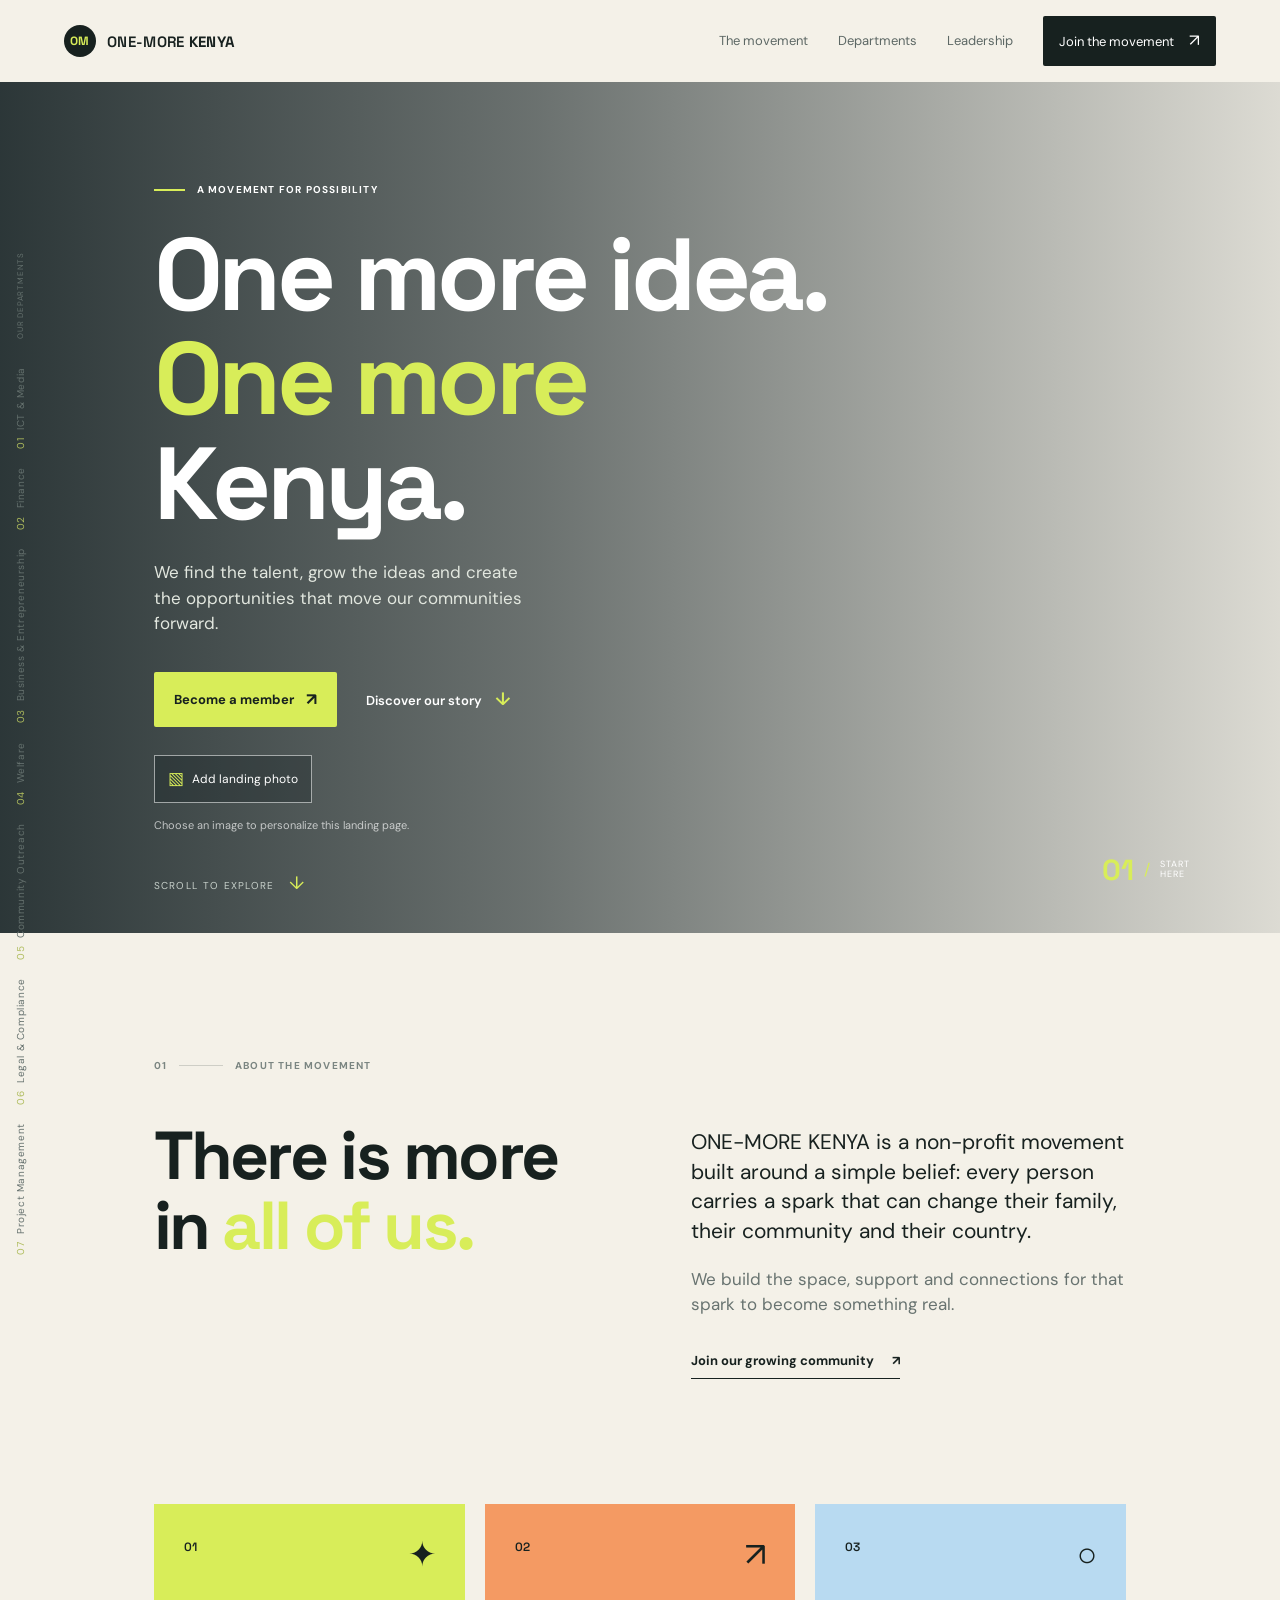
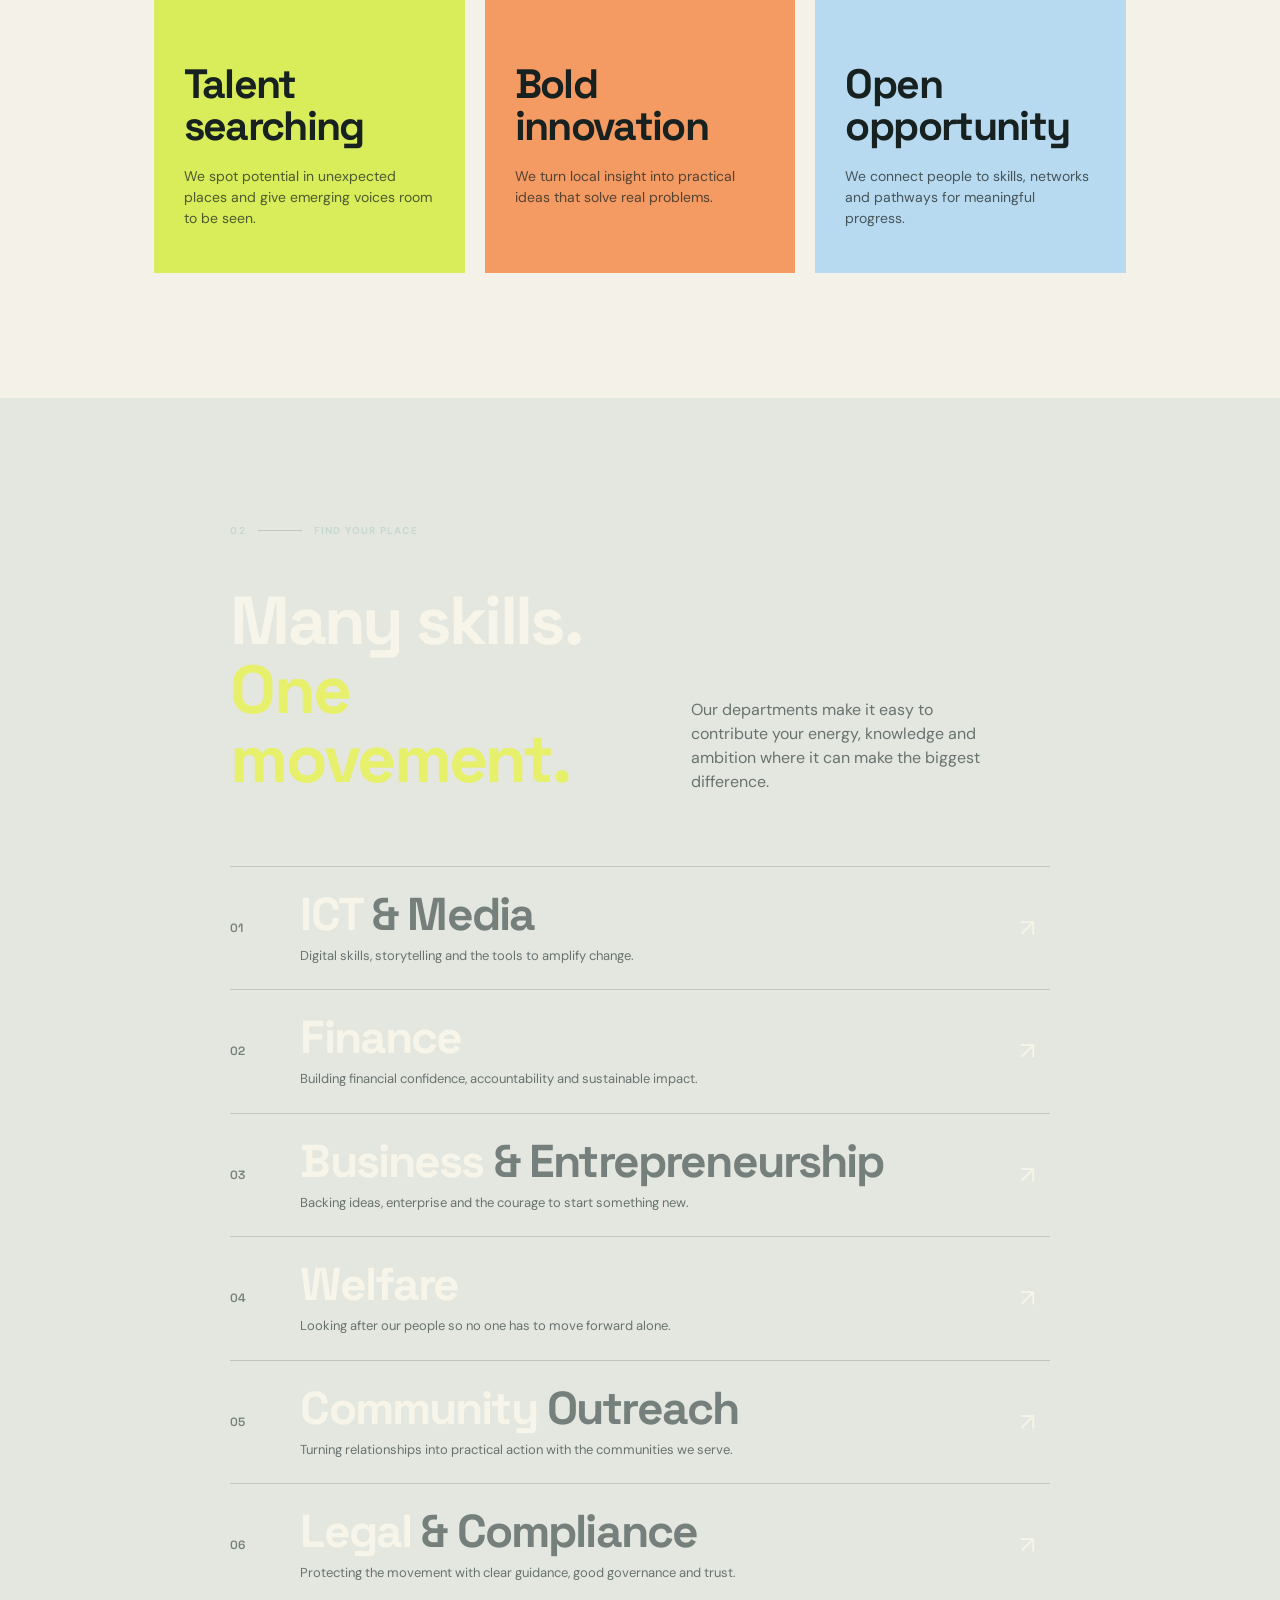
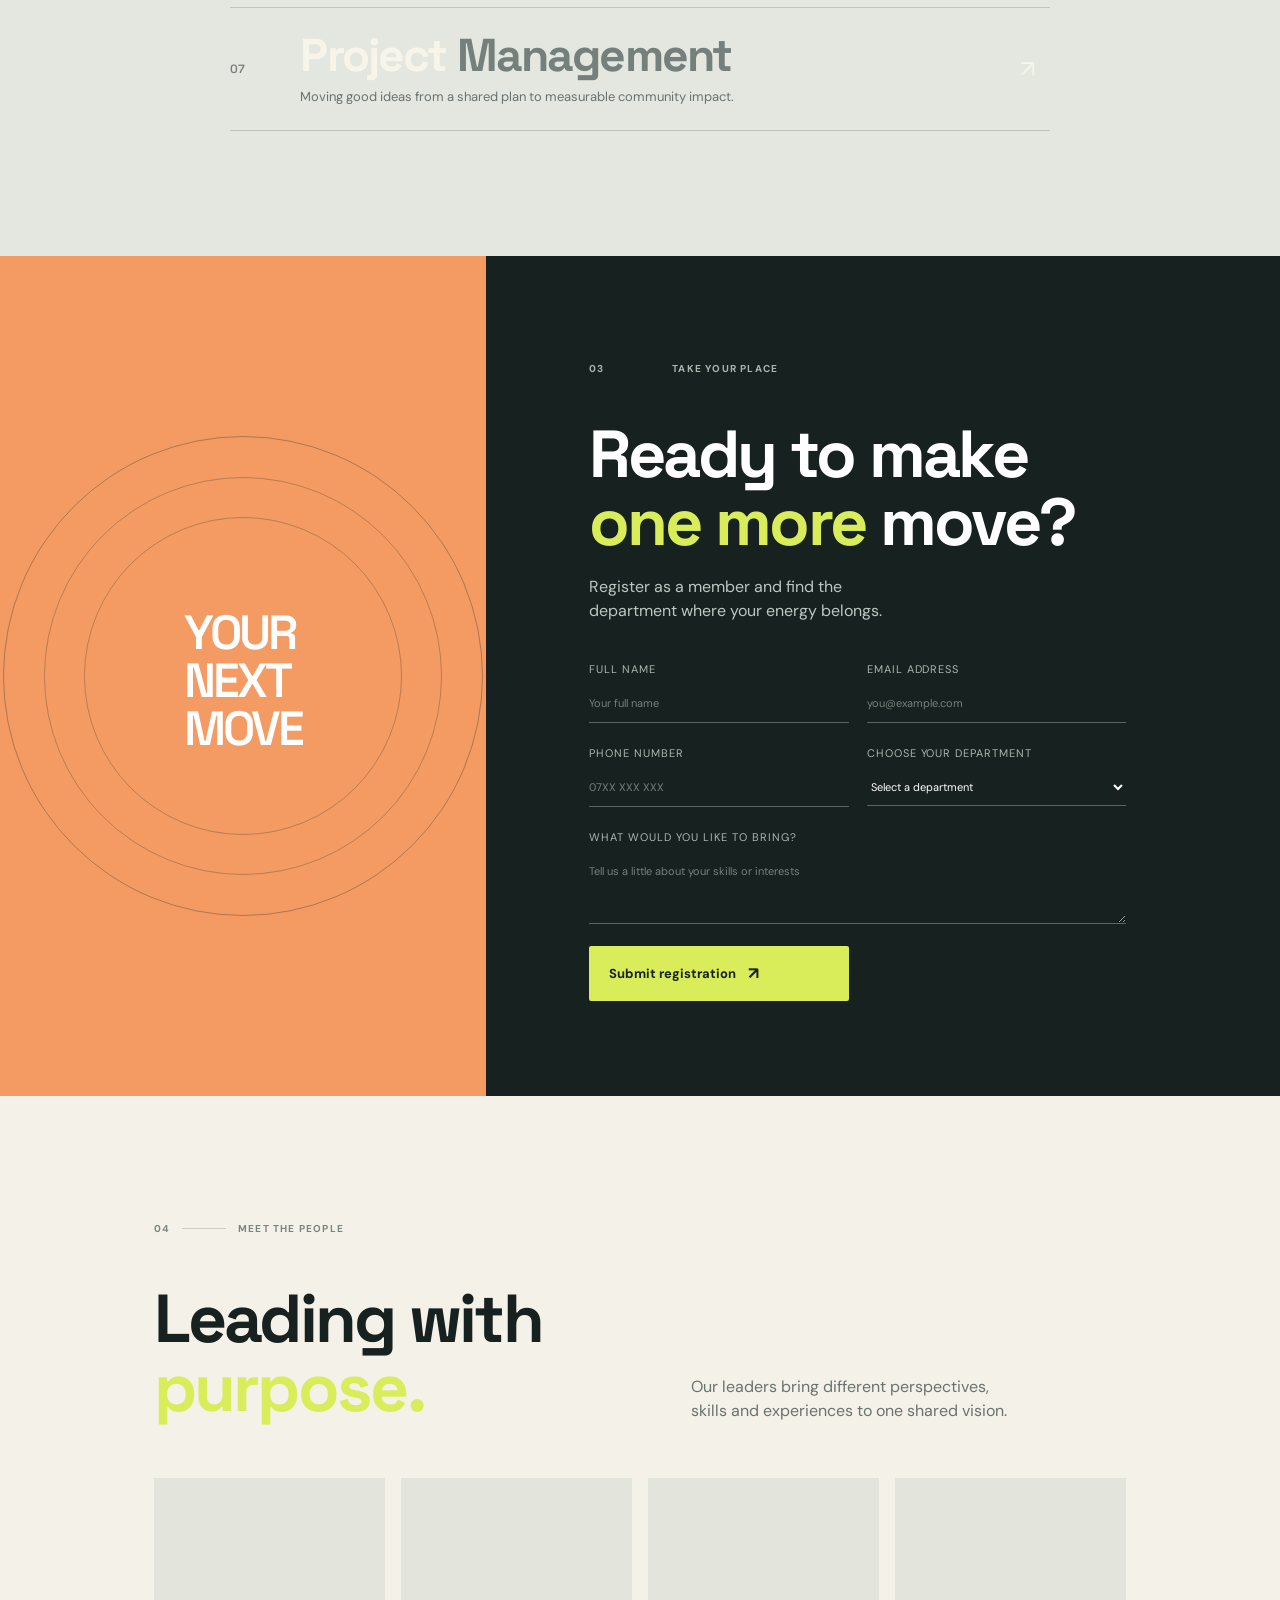
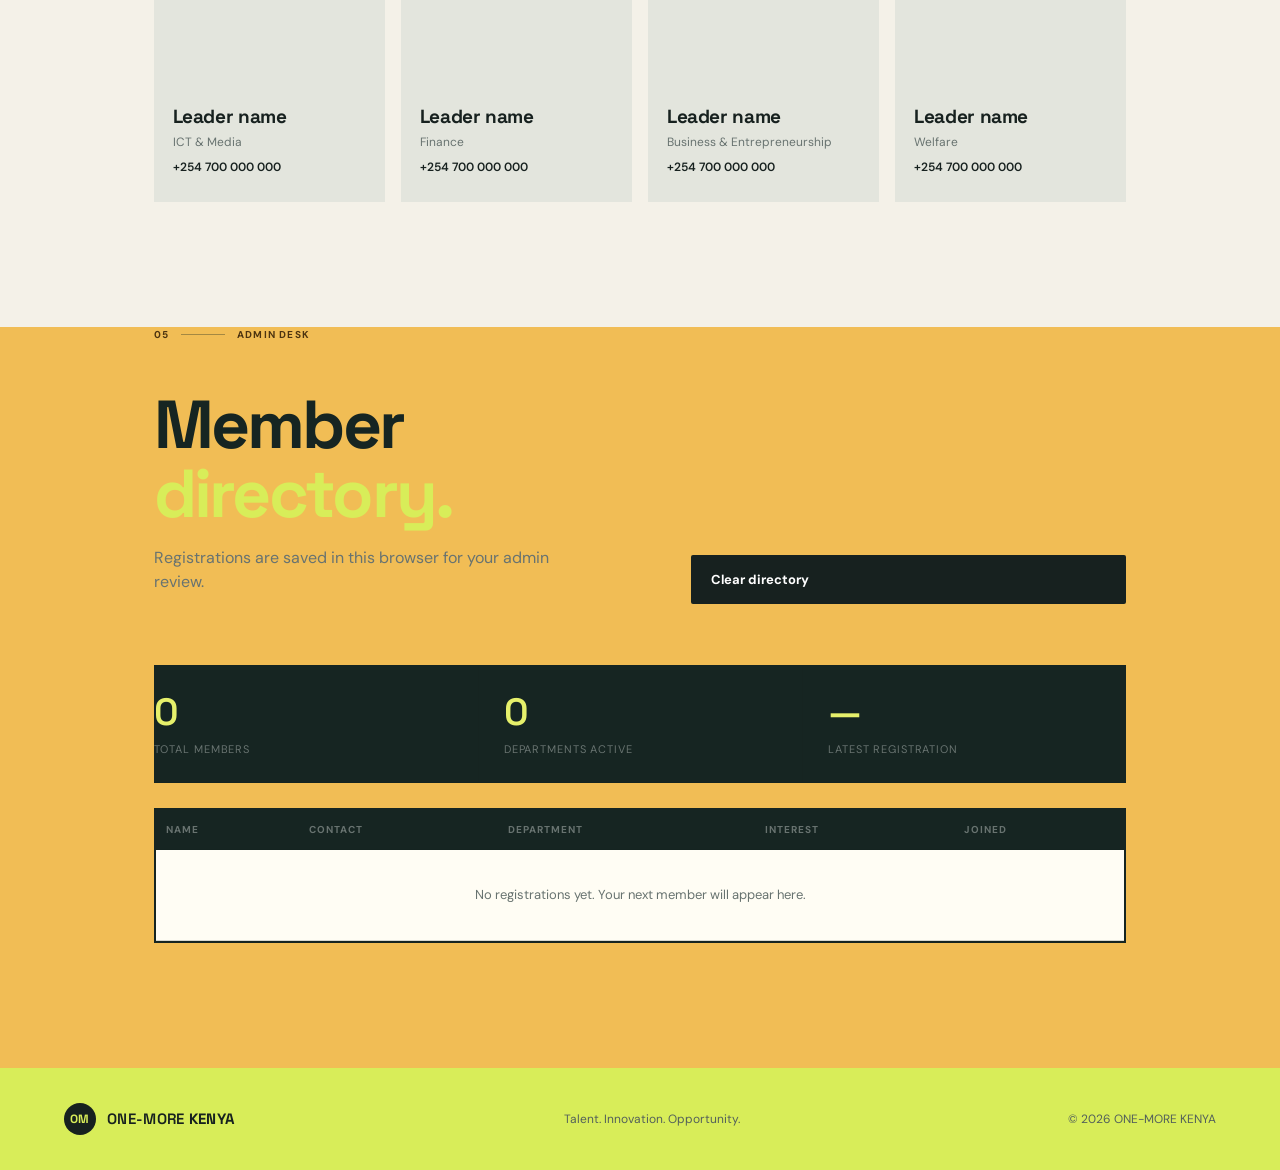
<file: index.html>
<!doctype html>
<html lang="en">
<head>
  <meta charset="UTF-8" />
  <meta name="viewport" content="width=device-width, initial-scale=1.0" />
  <meta name="description" content="ONE-MORE KENYA is a non-profit movement connecting talent, innovation and opportunity." />
  <title>ONE-MORE KENYA | Talent. Innovation. Opportunity.</title>
  <link rel="preconnect" href="https://fonts.googleapis.com" />
  <link rel="preconnect" href="https://fonts.gstatic.com" crossorigin />
  <link href="https://fonts.googleapis.com/css2?family=DM+Sans:wght@400;500;600;700&family=Space+Grotesk:wght@500;600;700&display=swap" rel="stylesheet" />
  <link rel="stylesheet" href="styles.css" />
</head>
<body>
  <header class="site-header">
    <a class="brand" href="#top" aria-label="ONE-MORE KENYA home">
      <span class="brand-mark">OM</span>
      <span>ONE-MORE <b>KENYA</b></span>
    </a>
    <nav class="top-nav" aria-label="Primary navigation">
      <a href="#movement">The movement</a>
      <a href="#departments">Departments</a>
      <a href="#leaders">Leadership</a>
      <a class="nav-join" href="#join">Join the movement <span>↗</span></a>
    </nav>
    <button class="menu-toggle" aria-label="Open navigation" aria-expanded="false">☰</button>
  </header>

  <main id="top">
    <section class="hero">
      <div class="hero-shade"></div>
      <div class="hero-content reveal">
        <p class="eyebrow"><span></span> A movement for possibility</p>
        <h1>One more idea.<br /><em>One more</em> Kenya.</h1>
        <p class="hero-copy">We find the talent, grow the ideas and create the opportunities that move our communities forward.</p>
        <div class="hero-actions">
          <a class="button button-lime" href="#join">Become a member <span>↗</span></a>
          <a class="text-link" href="#movement">Discover our story <span>↓</span></a>
        </div>
        <div class="hero-photo-control">
          <label class="photo-picker" for="landing-photo"><span>▧</span> Add landing photo</label>
          <input id="landing-photo" type="file" accept="image/*" />
          <button id="remove-landing-photo" class="photo-reset" type="button" hidden>Use default photo</button>
          <p id="photo-status" role="status">Choose an image to personalize this landing page.</p>
        </div>
      </div>
      <div class="hero-note">Scroll to explore <span>↓</span></div>
      <div class="hero-stamp"><strong>01</strong><span>/</span><small>Start<br />here</small></div>
    </section>

    <aside class="department-rail" aria-label="Departments">
      <p>Our departments</p>
      <a href="ict-media.html"><span>01</span> ICT &amp; Media</a>
      <a href="finance.html"><span>02</span> Finance</a>
      <a href="business-entrepreneurship.html"><span>03</span> Business &amp; Entrepreneurship</a>
      <a href="welfare.html"><span>04</span> Welfare</a>
      <a href="community-outreach.html"><span>05</span> Community Outreach</a>
      <a href="legal-compliance.html"><span>06</span> Legal &amp; Compliance</a>
      <a href="project-management.html"><span>07</span> Project Management</a>
    </aside>

    <section class="intro section-wrap" id="movement">
      <div class="section-label"><span>01</span><i></i><span>About the movement</span></div>
      <div class="intro-grid">
        <h2>There is more<br />in <em>all of us.</em></h2>
        <div class="intro-copy"><p>ONE-MORE KENYA is a non-profit movement built around a simple belief: every person carries a spark that can change their family, their community and their country.</p><p>We build the space, support and connections for that spark to become something real.</p><a class="arrow-link" href="#join">Join our growing community <span>↗</span></a></div>
      </div>
    </section>

    <section class="values section-wrap">
      <div class="value-card value-talent"><span class="value-number">01</span><div class="value-icon">✦</div><h3>Talent<br /><em>searching</em></h3><p>We spot potential in unexpected places and give emerging voices room to be seen.</p></div>
      <div class="value-card value-innovation"><span class="value-number">02</span><div class="value-icon">↗</div><h3>Bold<br /><em>innovation</em></h3><p>We turn local insight into practical ideas that solve real problems.</p></div>
      <div class="value-card value-opportunity"><span class="value-number">03</span><div class="value-icon">○</div><h3>Open<br /><em>opportunity</em></h3><p>We connect people to skills, networks and pathways for meaningful progress.</p></div>
    </section>

    <section class="departments section-wrap" id="departments">
      <div class="section-label"><span>02</span><i></i><span>Find your place</span></div>
      <div class="department-heading"><h2>Many skills.<br /><em>One movement.</em></h2><p>Our departments make it easy to contribute your energy, knowledge and ambition where it can make the biggest difference.</p></div>
      <div class="department-list">
        <a class="department-row" href="ict-media.html"><span class="dept-index">01</span><div><h3>ICT <em>&amp; Media</em></h3><p>Digital skills, storytelling and the tools to amplify change.</p></div><span class="dept-arrow">↗</span></a>
        <a class="department-row" href="finance.html"><span class="dept-index">02</span><div><h3>Finance</h3><p>Building financial confidence, accountability and sustainable impact.</p></div><span class="dept-arrow">↗</span></a>
        <a class="department-row" href="business-entrepreneurship.html"><span class="dept-index">03</span><div><h3>Business <em>&amp; Entrepreneurship</em></h3><p>Backing ideas, enterprise and the courage to start something new.</p></div><span class="dept-arrow">↗</span></a>
        <a class="department-row" href="welfare.html"><span class="dept-index">04</span><div><h3>Welfare</h3><p>Looking after our people so no one has to move forward alone.</p></div><span class="dept-arrow">↗</span></a>
        <a class="department-row" href="community-outreach.html"><span class="dept-index">05</span><div><h3>Community <em>Outreach</em></h3><p>Turning relationships into practical action with the communities we serve.</p></div><span class="dept-arrow">↗</span></a>
        <a class="department-row" href="legal-compliance.html"><span class="dept-index">06</span><div><h3>Legal <em>&amp; Compliance</em></h3><p>Protecting the movement with clear guidance, good governance and trust.</p></div><span class="dept-arrow">↗</span></a>
        <a class="department-row" href="project-management.html"><span class="dept-index">07</span><div><h3>Project <em>Management</em></h3><p>Moving good ideas from a shared plan to measurable community impact.</p></div><span class="dept-arrow">↗</span></a>
      </div>
    </section>

    <section class="join" id="join">
      <div class="join-art"><div class="join-circle"></div><span>YOUR<br />NEXT<br /><em>MOVE</em></span></div>
      <div class="join-content"><div class="section-label light"><span>03</span><i></i><span>Take your place</span></div><h2>Ready to make<br /><em>one more</em> move?</h2><p>Register as a member and find the department where your energy belongs.</p>
        <form id="member-form" class="member-form">
          <label>Full name<input name="name" type="text" placeholder="Your full name" required /></label>
          <label>Email address<input name="email" type="email" placeholder="you@example.com" required /></label>
          <label>Phone number<input name="phone" type="tel" placeholder="07XX XXX XXX" required /></label>
          <label>Choose your department<select name="department" required><option value="">Select a department</option><option>ICT &amp; Media</option><option>Finance</option><option>Business &amp; Entrepreneurship</option><option>Welfare</option><option>Community Outreach</option><option>Legal &amp; Compliance</option><option>Project Management</option></select></label>
          <label class="full-field">What would you like to bring? <textarea name="message" rows="3" placeholder="Tell us a little about your skills or interests"></textarea></label>
          <button class="button button-lime" type="submit">Submit registration <span>↗</span></button>
          <p id="form-status" class="form-status" role="status"></p>
        </form>
      </div>
    </section>

    <section class="leaders section-wrap" id="leaders">
      <div class="section-label"><span>04</span><i></i><span>Meet the people</span></div>
      <div class="leaders-heading"><h2>Leading with<br /><em>purpose.</em></h2><p>Our leaders bring different perspectives, skills and experiences to one shared vision.</p></div>
      <div class="leader-grid">
        <article class="leader-card"><div class="leader-photo photo-one"></div><div class="leader-info"><h3>Leader name</h3><p>ICT &amp; Media</p><a href="tel:+254700000000">+254 700 000 000</a></div></article>
        <article class="leader-card"><div class="leader-photo photo-two"></div><div class="leader-info"><h3>Leader name</h3><p>Finance</p><a href="tel:+254700000000">+254 700 000 000</a></div></article>
        <article class="leader-card"><div class="leader-photo photo-three"></div><div class="leader-info"><h3>Leader name</h3><p>Business &amp; Entrepreneurship</p><a href="tel:+254700000000">+254 700 000 000</a></div></article>
        <article class="leader-card"><div class="leader-photo photo-four"></div><div class="leader-info"><h3>Leader name</h3><p>Welfare</p><a href="tel:+254700000000">+254 700 000 000</a></div></article>
      </div>
    </section>

    <section class="admin-panel section-wrap" id="admin">
      <div class="section-label"><span>05</span><i></i><span>Admin desk</span></div>
      <div class="admin-heading"><div><h2>Member<br /><em>directory.</em></h2><p>Registrations are saved in this browser for your admin review.</p></div><button class="button button-dark" id="clear-members" type="button">Clear directory</button></div>
      <div class="admin-stats"><div><strong id="member-count">0</strong><span>Total members</span></div><div><strong id="department-count">0</strong><span>Departments active</span></div><div><strong id="latest-member">—</strong><span>Latest registration</span></div></div>
      <div class="member-table-wrap"><table><thead><tr><th>Name</th><th>Contact</th><th>Department</th><th>Interest</th><th>Joined</th></tr></thead><tbody id="member-list"><tr><td colspan="5" class="empty-state">No registrations yet. Your next member will appear here.</td></tr></tbody></table></div>
    </section>
  </main>

  <footer class="site-footer"><a class="brand" href="#top"><span class="brand-mark">OM</span><span>ONE-MORE <b>KENYA</b></span></a><p>Talent. Innovation. Opportunity.</p><p>© <span id="year"></span> ONE-MORE KENYA</p></footer>
  <script src="app.js"></script>
</body>
</html>
</file>
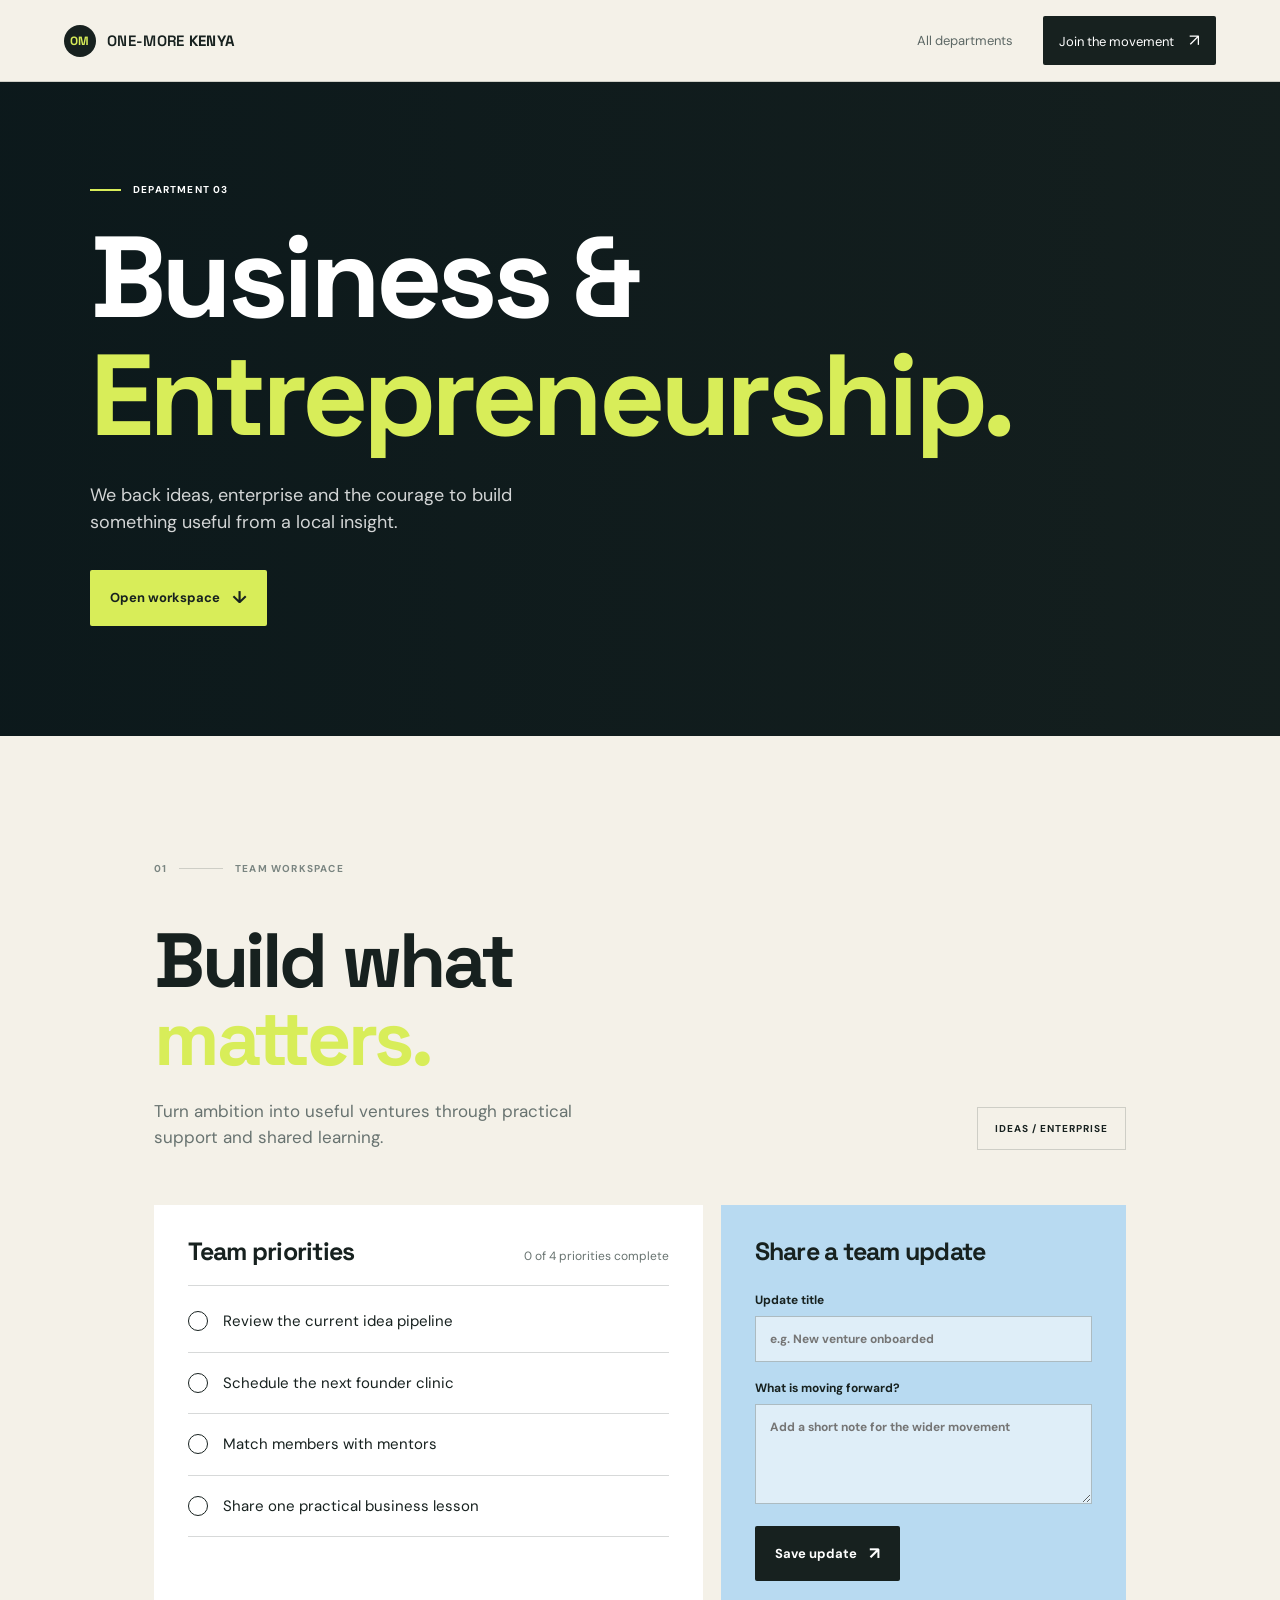
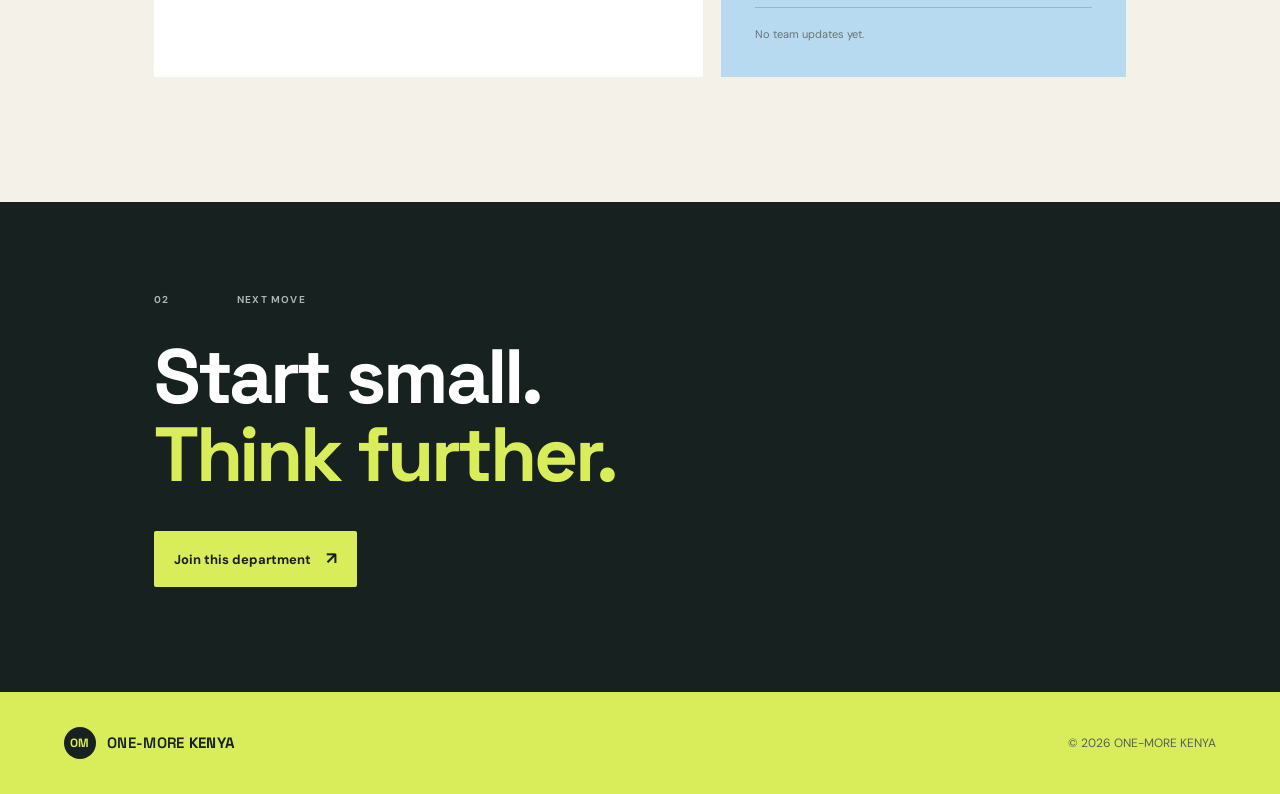
<file: business-entrepreneurship.html>
<!doctype html>
<html lang="en"><head><meta charset="UTF-8" /><meta name="viewport" content="width=device-width, initial-scale=1.0" /><meta name="description" content="Business and Entrepreneurship workspace for ONE-MORE KENYA." /><title>Business &amp; Entrepreneurship | ONE-MORE KENYA</title><link rel="preconnect" href="https://fonts.googleapis.com" /><link rel="preconnect" href="https://fonts.gstatic.com" crossorigin /><link href="https://fonts.googleapis.com/css2?family=DM+Sans:wght@400;500;600;700&family=Space+Grotesk:wght@500;600;700&display=swap" rel="stylesheet" /><link rel="stylesheet" href="styles.css" /></head>
<body class="department-page" data-department="business-entrepreneurship"><header class="site-header"><a class="brand" href="index.html"><span class="brand-mark">OM</span><span>ONE-MORE <b>KENYA</b></span></a><nav class="top-nav" aria-label="Department navigation"><a href="index.html#departments">All departments</a><a class="nav-join" href="index.html#join">Join the movement <span>↗</span></a></nav></header><main><section class="department-hero department-hero-business"><div class="department-hero-inner"><p class="eyebrow"><span></span> Department 03</p><h1>Business &amp;<br /><em>Entrepreneurship.</em></h1><p>We back ideas, enterprise and the courage to build something useful from a local insight.</p><a class="button button-lime" href="#workspace">Open workspace <span>↓</span></a></div></section><section class="department-workspace section-wrap" id="workspace"><div class="section-label"><span>01</span><i></i><span>Team workspace</span></div><div class="workspace-heading"><div><h2>Build what<br /><em>matters.</em></h2><p>Turn ambition into useful ventures through practical support and shared learning.</p></div><span class="workspace-badge">Ideas / Enterprise</span></div><div class="workspace-grid"><div class="workspace-panel"><div class="panel-heading"><h3>Team priorities</h3><span id="task-progress">0 of 4 priorities complete</span></div><div id="department-tasks" class="task-list"><label><input type="checkbox" /> Review the current idea pipeline</label><label><input type="checkbox" /> Schedule the next founder clinic</label><label><input type="checkbox" /> Match members with mentors</label><label><input type="checkbox" /> Share one practical business lesson</label></div></div><div class="workspace-panel update-panel"><h3>Share a team update</h3><form id="department-update"><label>Update title<input name="title" type="text" placeholder="e.g. New venture onboarded" required /></label><label>What is moving forward?<textarea name="message" rows="4" placeholder="Add a short note for the wider movement" required></textarea></label><button class="button button-dark" type="submit">Save update <span>↗</span></button><p id="update-status" class="form-status" role="status"></p></form><div id="update-log" class="update-log"></div></div></div></section><section class="department-next"><div class="section-wrap"><div class="section-label light"><span>02</span><i></i><span>Next move</span></div><h2>Start small.<br /><em>Think further.</em></h2><a class="button button-lime" href="index.html#join">Join this department <span>↗</span></a></div></section></main><footer class="site-footer"><a class="brand" href="index.html"><span class="brand-mark">OM</span><span>ONE-MORE <b>KENYA</b></span></a><p>© <span id="year"></span> ONE-MORE KENYA</p></footer><script src="department.js"></script></body></html>
</file>
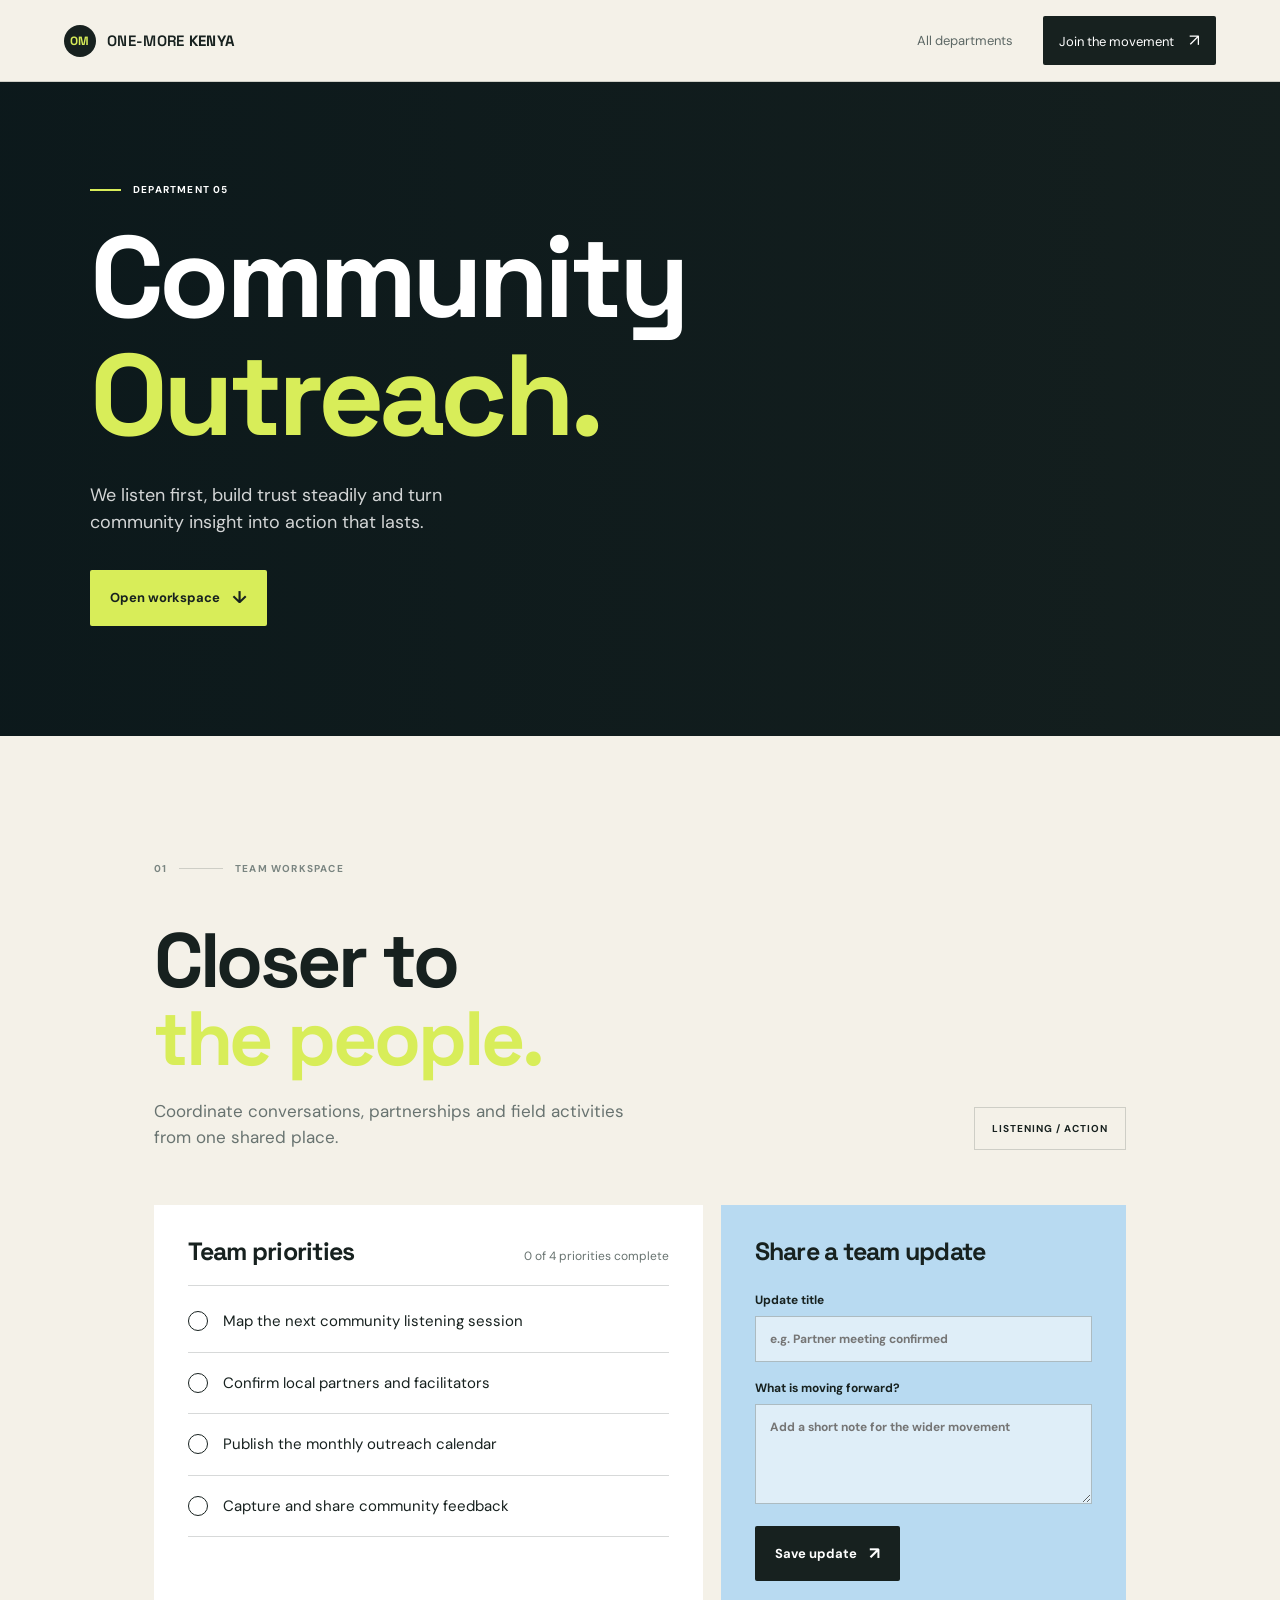
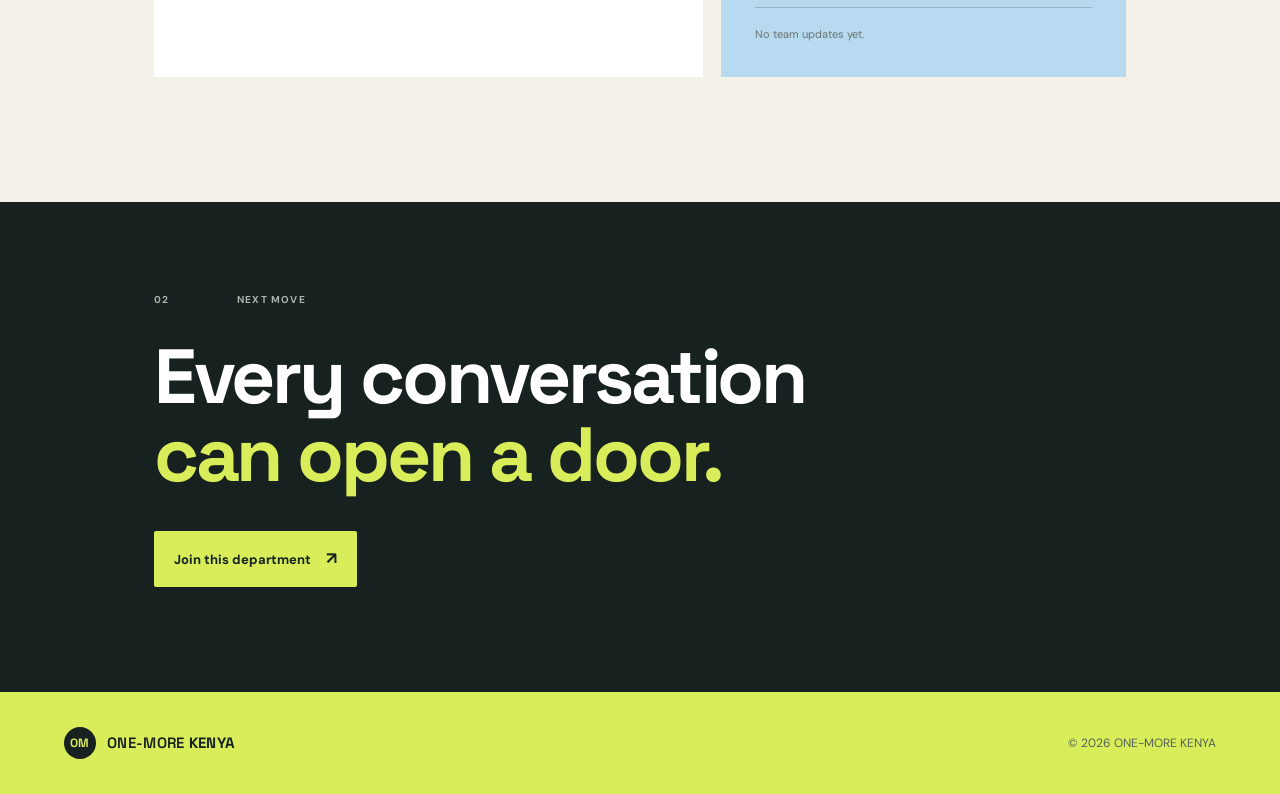
<file: community-outreach.html>
<!doctype html>
<html lang="en">
<head>
  <meta charset="UTF-8" />
  <meta name="viewport" content="width=device-width, initial-scale=1.0" />
  <meta name="description" content="Community Outreach workspace for ONE-MORE KENYA." />
  <title>Community Outreach | ONE-MORE KENYA</title>
  <link rel="preconnect" href="https://fonts.googleapis.com" />
  <link rel="preconnect" href="https://fonts.gstatic.com" crossorigin />
  <link href="https://fonts.googleapis.com/css2?family=DM+Sans:wght@400;500;600;700&family=Space+Grotesk:wght@500;600;700&display=swap" rel="stylesheet" />
  <link rel="stylesheet" href="styles.css" />
</head>
<body class="department-page" data-department="community-outreach">
  <header class="site-header"><a class="brand" href="index.html"><span class="brand-mark">OM</span><span>ONE-MORE <b>KENYA</b></span></a><nav class="top-nav" aria-label="Department navigation"><a href="index.html#departments">All departments</a><a class="nav-join" href="index.html#join">Join the movement <span>↗</span></a></nav></header>
  <main><section class="department-hero department-hero-outreach"><div class="department-hero-inner"><p class="eyebrow"><span></span> Department 05</p><h1>Community<br /><em>Outreach.</em></h1><p>We listen first, build trust steadily and turn community insight into action that lasts.</p><a class="button button-lime" href="#workspace">Open workspace <span>↓</span></a></div></section><section class="department-workspace section-wrap" id="workspace"><div class="section-label"><span>01</span><i></i><span>Team workspace</span></div><div class="workspace-heading"><div><h2>Closer to<br /><em>the people.</em></h2><p>Coordinate conversations, partnerships and field activities from one shared place.</p></div><span class="workspace-badge">Listening / Action</span></div><div class="workspace-grid"><div class="workspace-panel"><div class="panel-heading"><h3>Team priorities</h3><span id="task-progress">0 of 4 priorities complete</span></div><div id="department-tasks" class="task-list"><label><input type="checkbox" /> Map the next community listening session</label><label><input type="checkbox" /> Confirm local partners and facilitators</label><label><input type="checkbox" /> Publish the monthly outreach calendar</label><label><input type="checkbox" /> Capture and share community feedback</label></div></div><div class="workspace-panel update-panel"><h3>Share a team update</h3><form id="department-update"><label>Update title<input name="title" type="text" placeholder="e.g. Partner meeting confirmed" required /></label><label>What is moving forward?<textarea name="message" rows="4" placeholder="Add a short note for the wider movement" required></textarea></label><button class="button button-dark" type="submit">Save update <span>↗</span></button><p id="update-status" class="form-status" role="status"></p></form><div id="update-log" class="update-log"></div></div></div></section><section class="department-next"><div class="section-wrap"><div class="section-label light"><span>02</span><i></i><span>Next move</span></div><h2>Every conversation<br /><em>can open a door.</em></h2><a class="button button-lime" href="index.html#join">Join this department <span>↗</span></a></div></section></main>
  <footer class="site-footer"><a class="brand" href="index.html"><span class="brand-mark">OM</span><span>ONE-MORE <b>KENYA</b></span></a><p>© <span id="year"></span> ONE-MORE KENYA</p></footer><script src="department.js"></script>
</body>
</html>
</file>
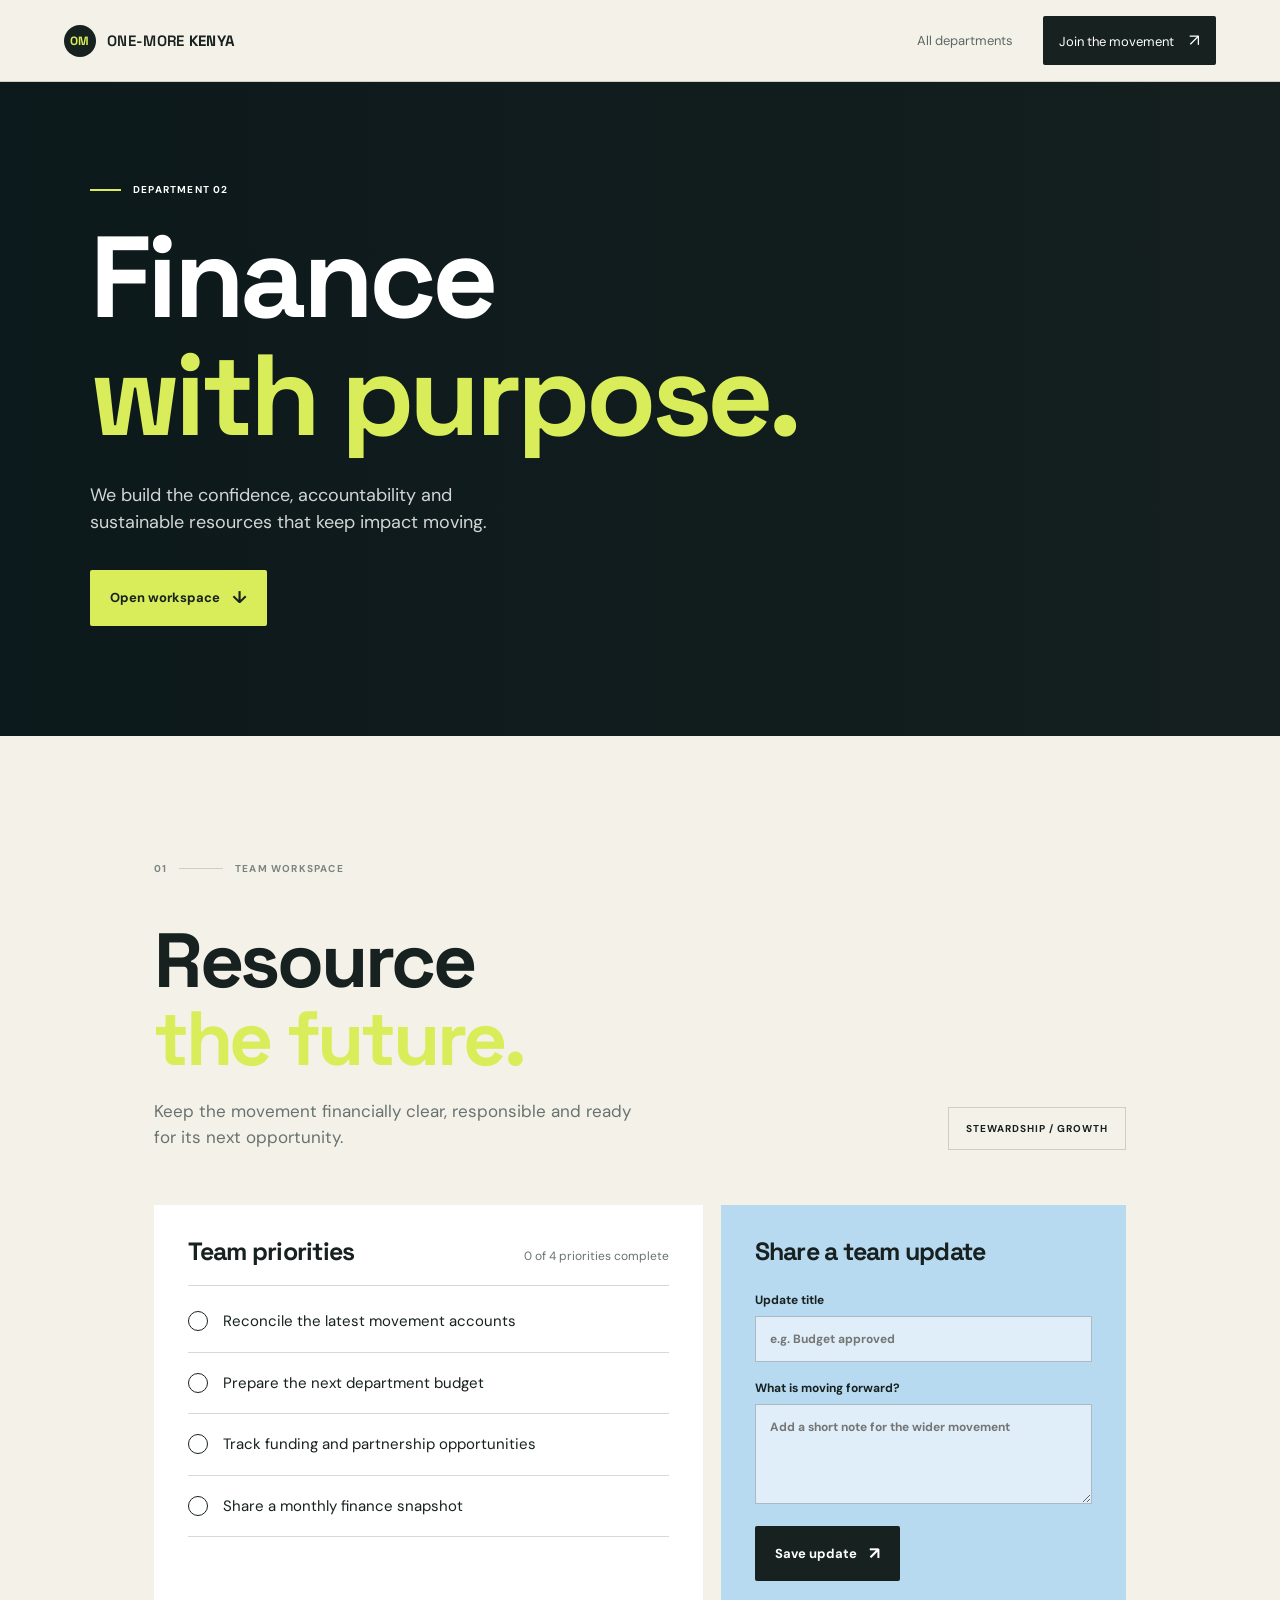
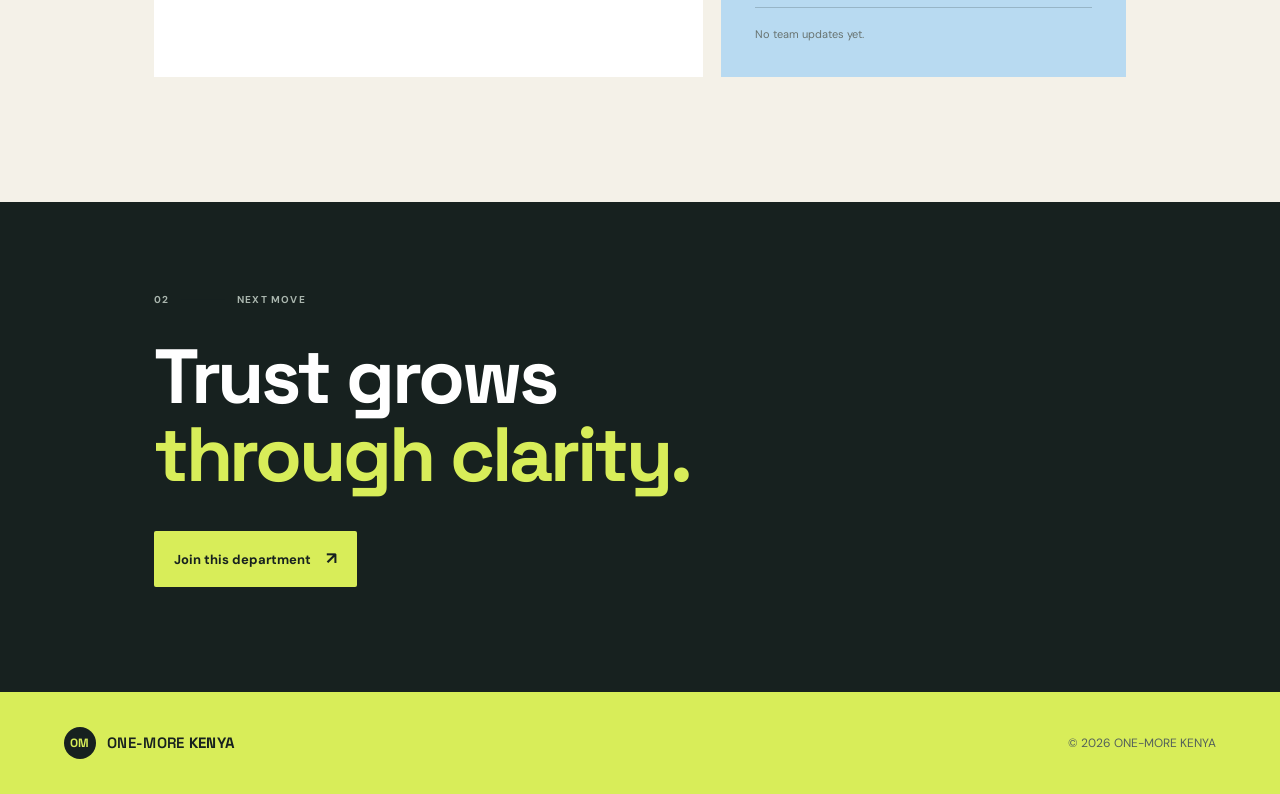
<file: finance.html>
<!doctype html>
<html lang="en"><head><meta charset="UTF-8" /><meta name="viewport" content="width=device-width, initial-scale=1.0" /><meta name="description" content="Finance workspace for ONE-MORE KENYA." /><title>Finance | ONE-MORE KENYA</title><link rel="preconnect" href="https://fonts.googleapis.com" /><link rel="preconnect" href="https://fonts.gstatic.com" crossorigin /><link href="https://fonts.googleapis.com/css2?family=DM+Sans:wght@400;500;600;700&family=Space+Grotesk:wght@500;600;700&display=swap" rel="stylesheet" /><link rel="stylesheet" href="styles.css" /></head>
<body class="department-page" data-department="finance"><header class="site-header"><a class="brand" href="index.html"><span class="brand-mark">OM</span><span>ONE-MORE <b>KENYA</b></span></a><nav class="top-nav" aria-label="Department navigation"><a href="index.html#departments">All departments</a><a class="nav-join" href="index.html#join">Join the movement <span>↗</span></a></nav></header><main><section class="department-hero department-hero-finance"><div class="department-hero-inner"><p class="eyebrow"><span></span> Department 02</p><h1>Finance<br /><em>with purpose.</em></h1><p>We build the confidence, accountability and sustainable resources that keep impact moving.</p><a class="button button-lime" href="#workspace">Open workspace <span>↓</span></a></div></section><section class="department-workspace section-wrap" id="workspace"><div class="section-label"><span>01</span><i></i><span>Team workspace</span></div><div class="workspace-heading"><div><h2>Resource<br /><em>the future.</em></h2><p>Keep the movement financially clear, responsible and ready for its next opportunity.</p></div><span class="workspace-badge">Stewardship / Growth</span></div><div class="workspace-grid"><div class="workspace-panel"><div class="panel-heading"><h3>Team priorities</h3><span id="task-progress">0 of 4 priorities complete</span></div><div id="department-tasks" class="task-list"><label><input type="checkbox" /> Reconcile the latest movement accounts</label><label><input type="checkbox" /> Prepare the next department budget</label><label><input type="checkbox" /> Track funding and partnership opportunities</label><label><input type="checkbox" /> Share a monthly finance snapshot</label></div></div><div class="workspace-panel update-panel"><h3>Share a team update</h3><form id="department-update"><label>Update title<input name="title" type="text" placeholder="e.g. Budget approved" required /></label><label>What is moving forward?<textarea name="message" rows="4" placeholder="Add a short note for the wider movement" required></textarea></label><button class="button button-dark" type="submit">Save update <span>↗</span></button><p id="update-status" class="form-status" role="status"></p></form><div id="update-log" class="update-log"></div></div></div></section><section class="department-next"><div class="section-wrap"><div class="section-label light"><span>02</span><i></i><span>Next move</span></div><h2>Trust grows<br /><em>through clarity.</em></h2><a class="button button-lime" href="index.html#join">Join this department <span>↗</span></a></div></section></main><footer class="site-footer"><a class="brand" href="index.html"><span class="brand-mark">OM</span><span>ONE-MORE <b>KENYA</b></span></a><p>© <span id="year"></span> ONE-MORE KENYA</p></footer><script src="department.js"></script></body></html>
</file>
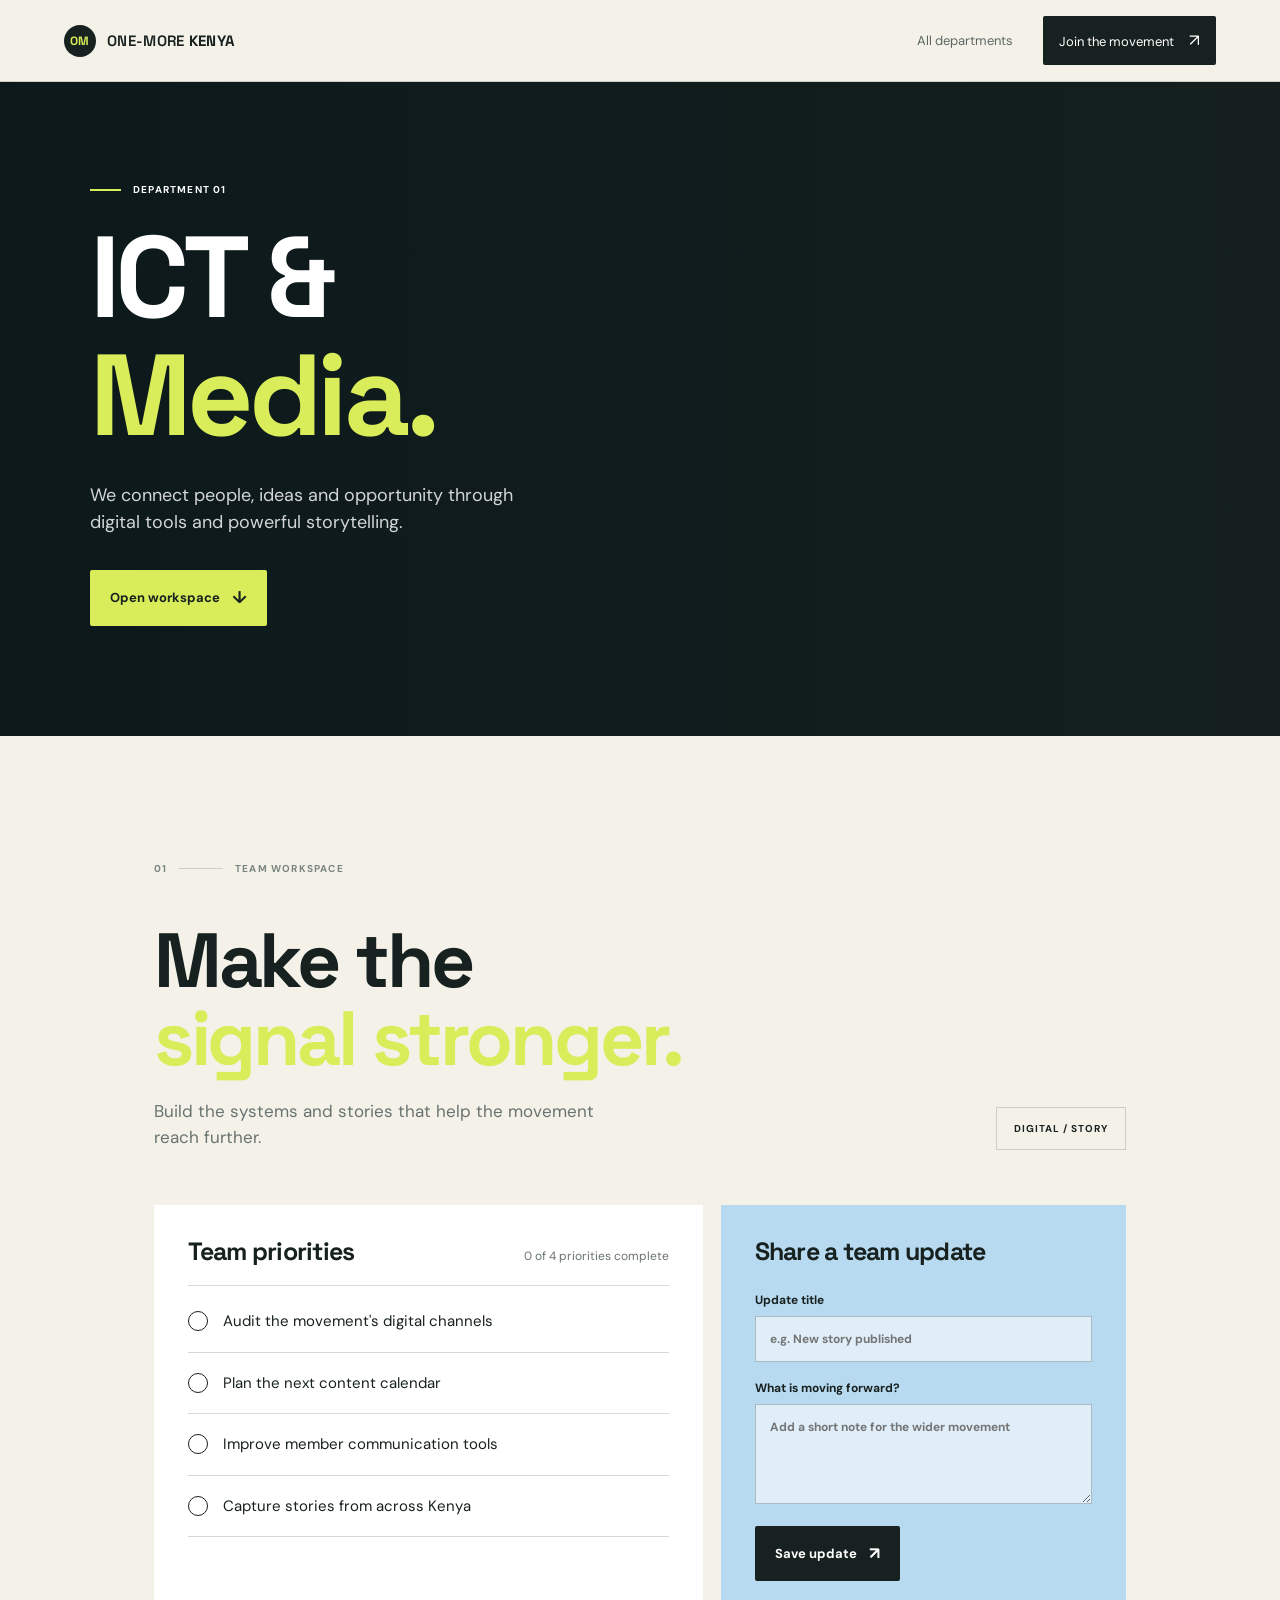
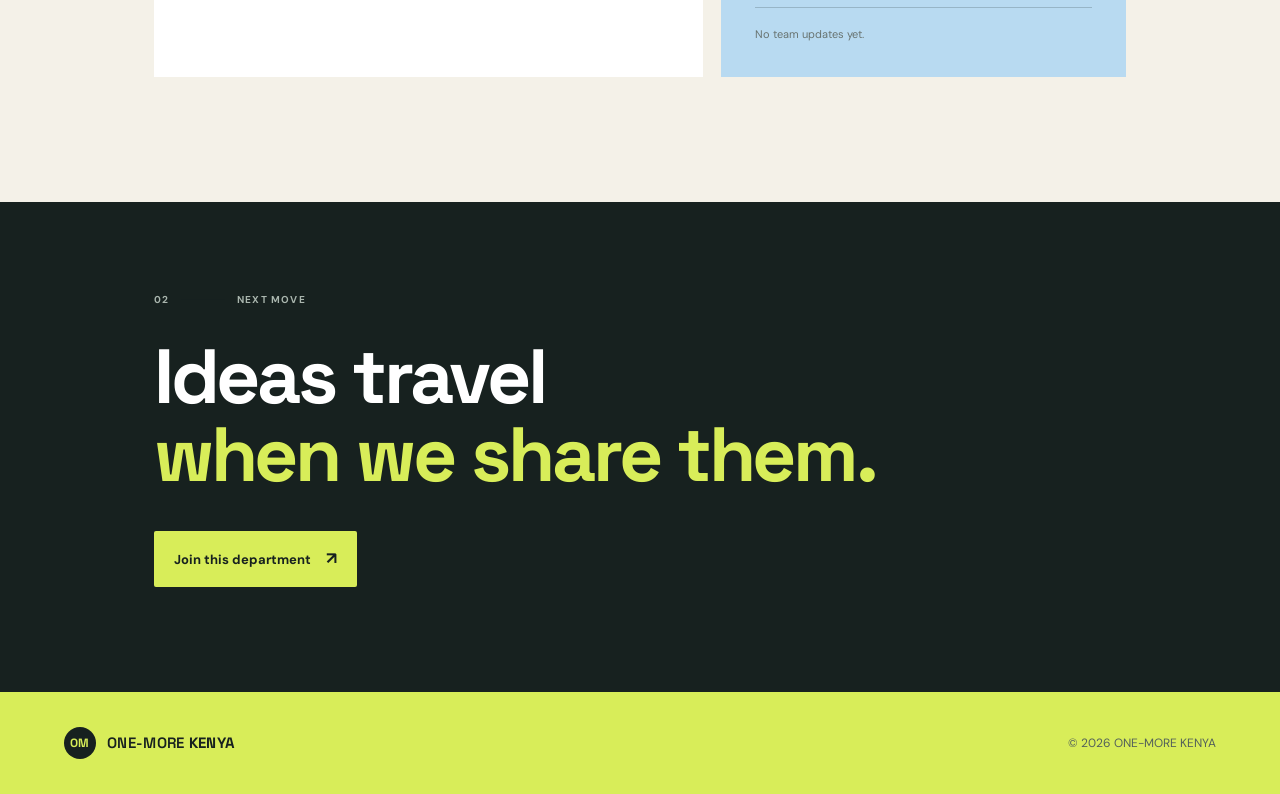
<file: ict-media.html>
<!doctype html>
<html lang="en"><head><meta charset="UTF-8" /><meta name="viewport" content="width=device-width, initial-scale=1.0" /><meta name="description" content="ICT and Media workspace for ONE-MORE KENYA." /><title>ICT &amp; Media | ONE-MORE KENYA</title><link rel="preconnect" href="https://fonts.googleapis.com" /><link rel="preconnect" href="https://fonts.gstatic.com" crossorigin /><link href="https://fonts.googleapis.com/css2?family=DM+Sans:wght@400;500;600;700&family=Space+Grotesk:wght@500;600;700&display=swap" rel="stylesheet" /><link rel="stylesheet" href="styles.css" /></head>
<body class="department-page" data-department="ict-media"><header class="site-header"><a class="brand" href="index.html"><span class="brand-mark">OM</span><span>ONE-MORE <b>KENYA</b></span></a><nav class="top-nav" aria-label="Department navigation"><a href="index.html#departments">All departments</a><a class="nav-join" href="index.html#join">Join the movement <span>↗</span></a></nav></header><main><section class="department-hero department-hero-ict"><div class="department-hero-inner"><p class="eyebrow"><span></span> Department 01</p><h1>ICT &amp;<br /><em>Media.</em></h1><p>We connect people, ideas and opportunity through digital tools and powerful storytelling.</p><a class="button button-lime" href="#workspace">Open workspace <span>↓</span></a></div></section><section class="department-workspace section-wrap" id="workspace"><div class="section-label"><span>01</span><i></i><span>Team workspace</span></div><div class="workspace-heading"><div><h2>Make the<br /><em>signal stronger.</em></h2><p>Build the systems and stories that help the movement reach further.</p></div><span class="workspace-badge">Digital / Story</span></div><div class="workspace-grid"><div class="workspace-panel"><div class="panel-heading"><h3>Team priorities</h3><span id="task-progress">0 of 4 priorities complete</span></div><div id="department-tasks" class="task-list"><label><input type="checkbox" /> Audit the movement's digital channels</label><label><input type="checkbox" /> Plan the next content calendar</label><label><input type="checkbox" /> Improve member communication tools</label><label><input type="checkbox" /> Capture stories from across Kenya</label></div></div><div class="workspace-panel update-panel"><h3>Share a team update</h3><form id="department-update"><label>Update title<input name="title" type="text" placeholder="e.g. New story published" required /></label><label>What is moving forward?<textarea name="message" rows="4" placeholder="Add a short note for the wider movement" required></textarea></label><button class="button button-dark" type="submit">Save update <span>↗</span></button><p id="update-status" class="form-status" role="status"></p></form><div id="update-log" class="update-log"></div></div></div></section><section class="department-next"><div class="section-wrap"><div class="section-label light"><span>02</span><i></i><span>Next move</span></div><h2>Ideas travel<br /><em>when we share them.</em></h2><a class="button button-lime" href="index.html#join">Join this department <span>↗</span></a></div></section></main><footer class="site-footer"><a class="brand" href="index.html"><span class="brand-mark">OM</span><span>ONE-MORE <b>KENYA</b></span></a><p>© <span id="year"></span> ONE-MORE KENYA</p></footer><script src="department.js"></script></body></html>
</file>
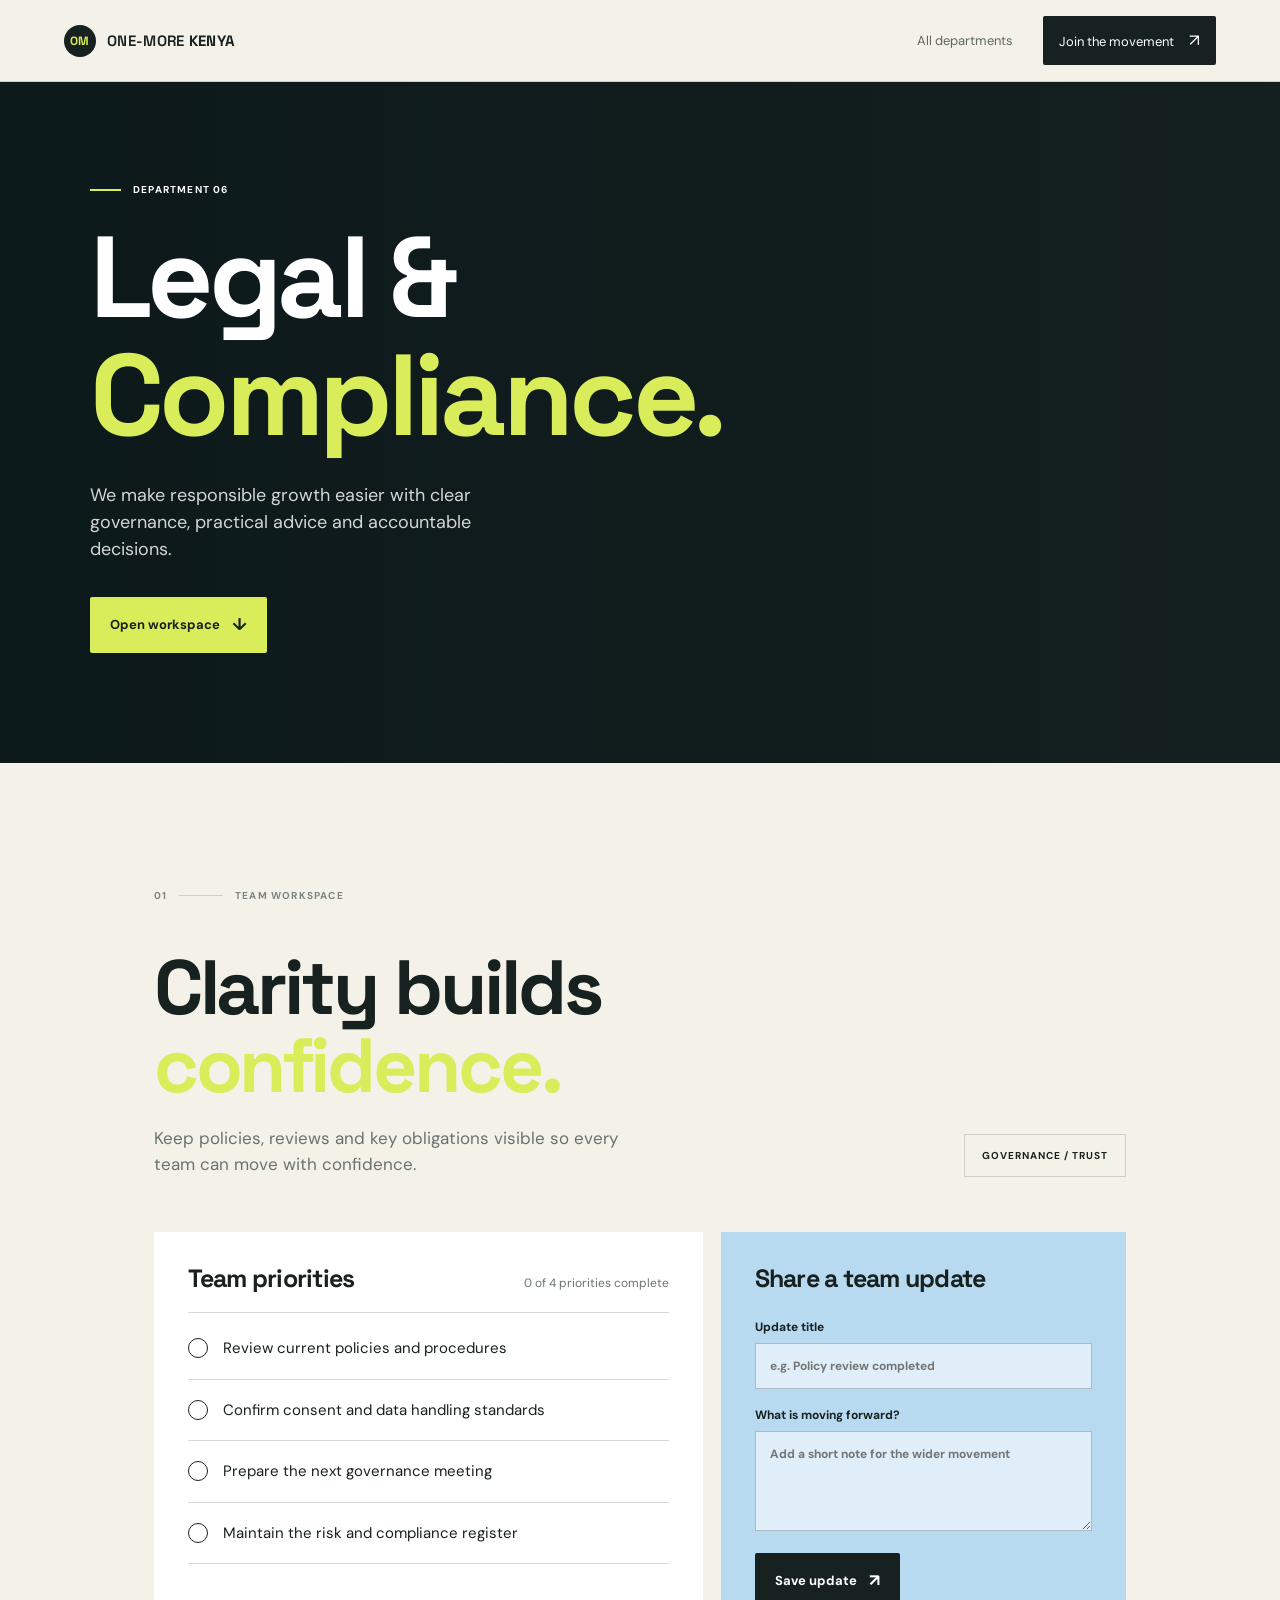
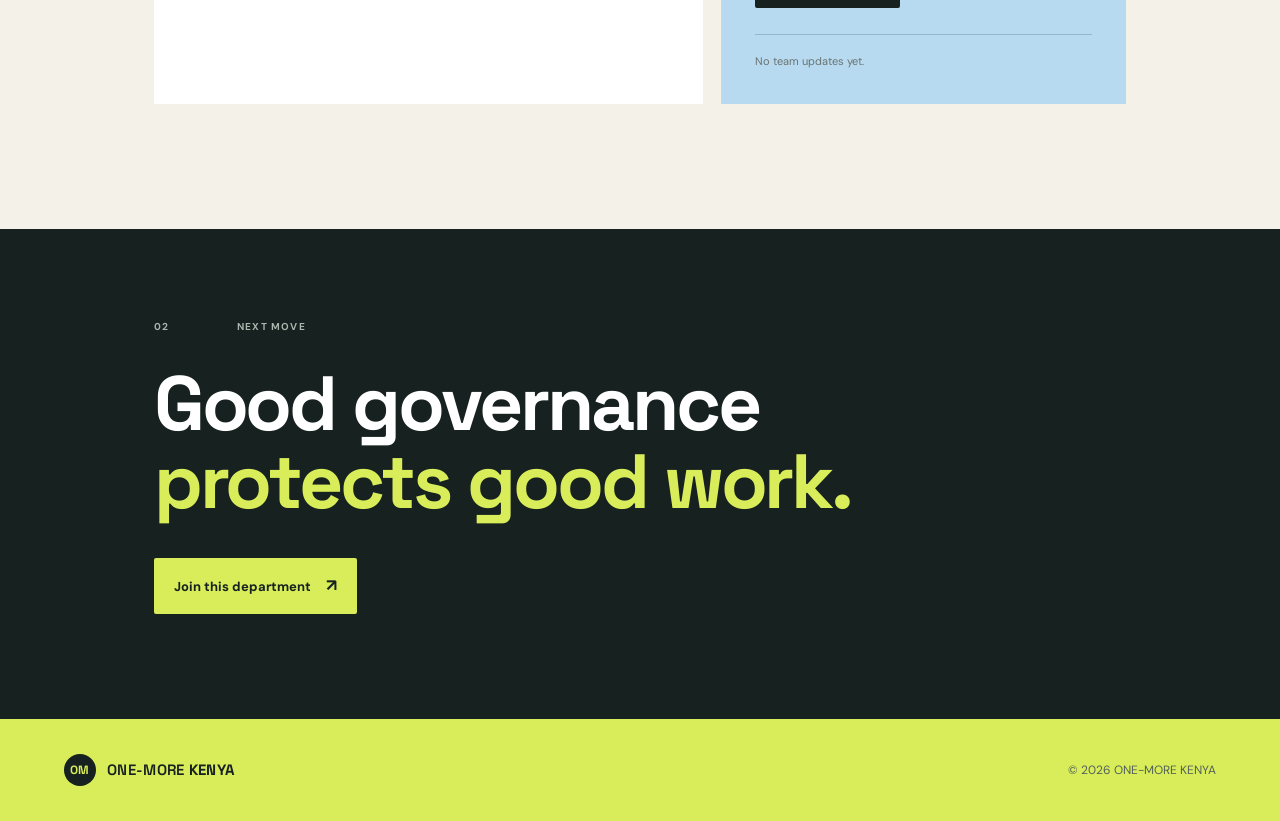
<file: legal-compliance.html>
<!doctype html>
<html lang="en">
<head>
  <meta charset="UTF-8" /><meta name="viewport" content="width=device-width, initial-scale=1.0" /><meta name="description" content="Legal and Compliance workspace for ONE-MORE KENYA." /><title>Legal &amp; Compliance | ONE-MORE KENYA</title>
  <link rel="preconnect" href="https://fonts.googleapis.com" /><link rel="preconnect" href="https://fonts.gstatic.com" crossorigin /><link href="https://fonts.googleapis.com/css2?family=DM+Sans:wght@400;500;600;700&family=Space+Grotesk:wght@500;600;700&display=swap" rel="stylesheet" /><link rel="stylesheet" href="styles.css" />
</head>
<body class="department-page" data-department="legal-compliance">
  <header class="site-header"><a class="brand" href="index.html"><span class="brand-mark">OM</span><span>ONE-MORE <b>KENYA</b></span></a><nav class="top-nav" aria-label="Department navigation"><a href="index.html#departments">All departments</a><a class="nav-join" href="index.html#join">Join the movement <span>↗</span></a></nav></header>
  <main><section class="department-hero department-hero-legal"><div class="department-hero-inner"><p class="eyebrow"><span></span> Department 06</p><h1>Legal &amp;<br /><em>Compliance.</em></h1><p>We make responsible growth easier with clear governance, practical advice and accountable decisions.</p><a class="button button-lime" href="#workspace">Open workspace <span>↓</span></a></div></section><section class="department-workspace section-wrap" id="workspace"><div class="section-label"><span>01</span><i></i><span>Team workspace</span></div><div class="workspace-heading"><div><h2>Clarity builds<br /><em>confidence.</em></h2><p>Keep policies, reviews and key obligations visible so every team can move with confidence.</p></div><span class="workspace-badge">Governance / Trust</span></div><div class="workspace-grid"><div class="workspace-panel"><div class="panel-heading"><h3>Team priorities</h3><span id="task-progress">0 of 4 priorities complete</span></div><div id="department-tasks" class="task-list"><label><input type="checkbox" /> Review current policies and procedures</label><label><input type="checkbox" /> Confirm consent and data handling standards</label><label><input type="checkbox" /> Prepare the next governance meeting</label><label><input type="checkbox" /> Maintain the risk and compliance register</label></div></div><div class="workspace-panel update-panel"><h3>Share a team update</h3><form id="department-update"><label>Update title<input name="title" type="text" placeholder="e.g. Policy review completed" required /></label><label>What is moving forward?<textarea name="message" rows="4" placeholder="Add a short note for the wider movement" required></textarea></label><button class="button button-dark" type="submit">Save update <span>↗</span></button><p id="update-status" class="form-status" role="status"></p></form><div id="update-log" class="update-log"></div></div></div></section><section class="department-next"><div class="section-wrap"><div class="section-label light"><span>02</span><i></i><span>Next move</span></div><h2>Good governance<br /><em>protects good work.</em></h2><a class="button button-lime" href="index.html#join">Join this department <span>↗</span></a></div></section></main>
  <footer class="site-footer"><a class="brand" href="index.html"><span class="brand-mark">OM</span><span>ONE-MORE <b>KENYA</b></span></a><p>© <span id="year"></span> ONE-MORE KENYA</p></footer><script src="department.js"></script>
</body>
</html>
</file>
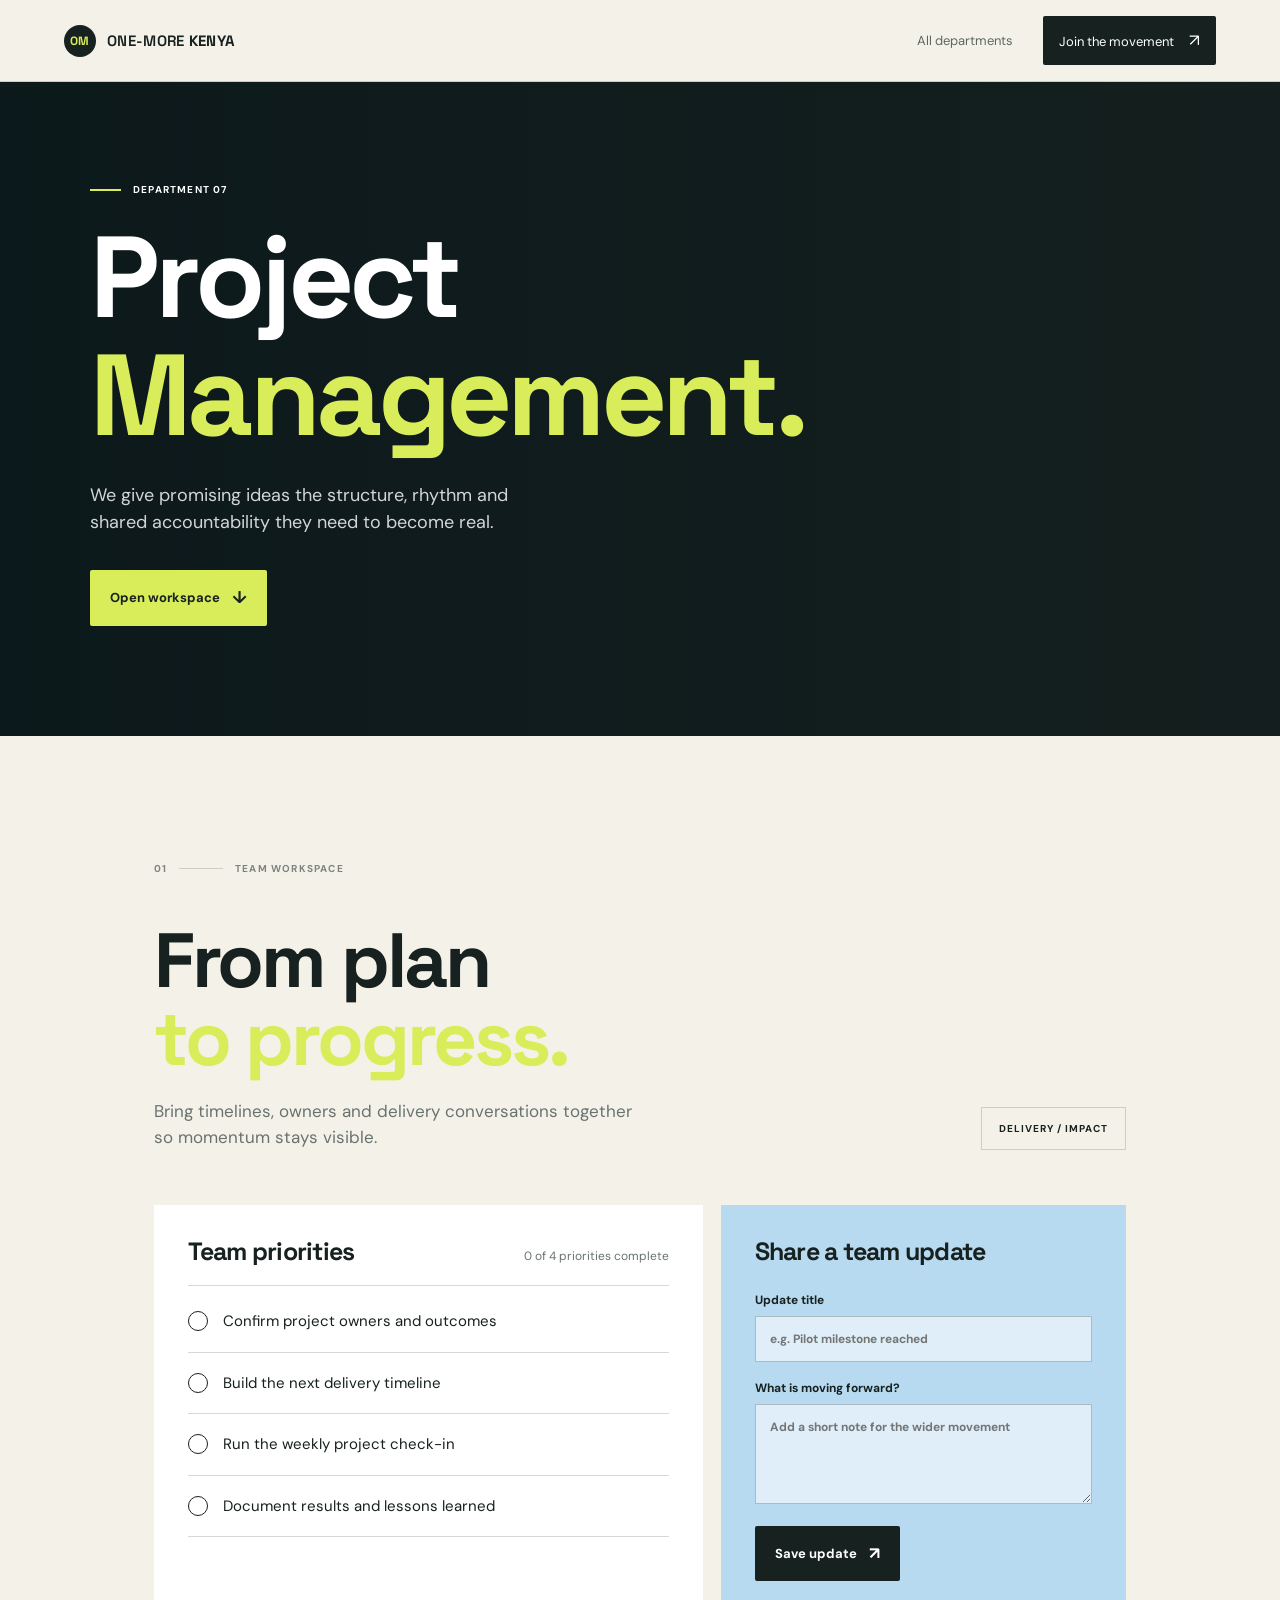
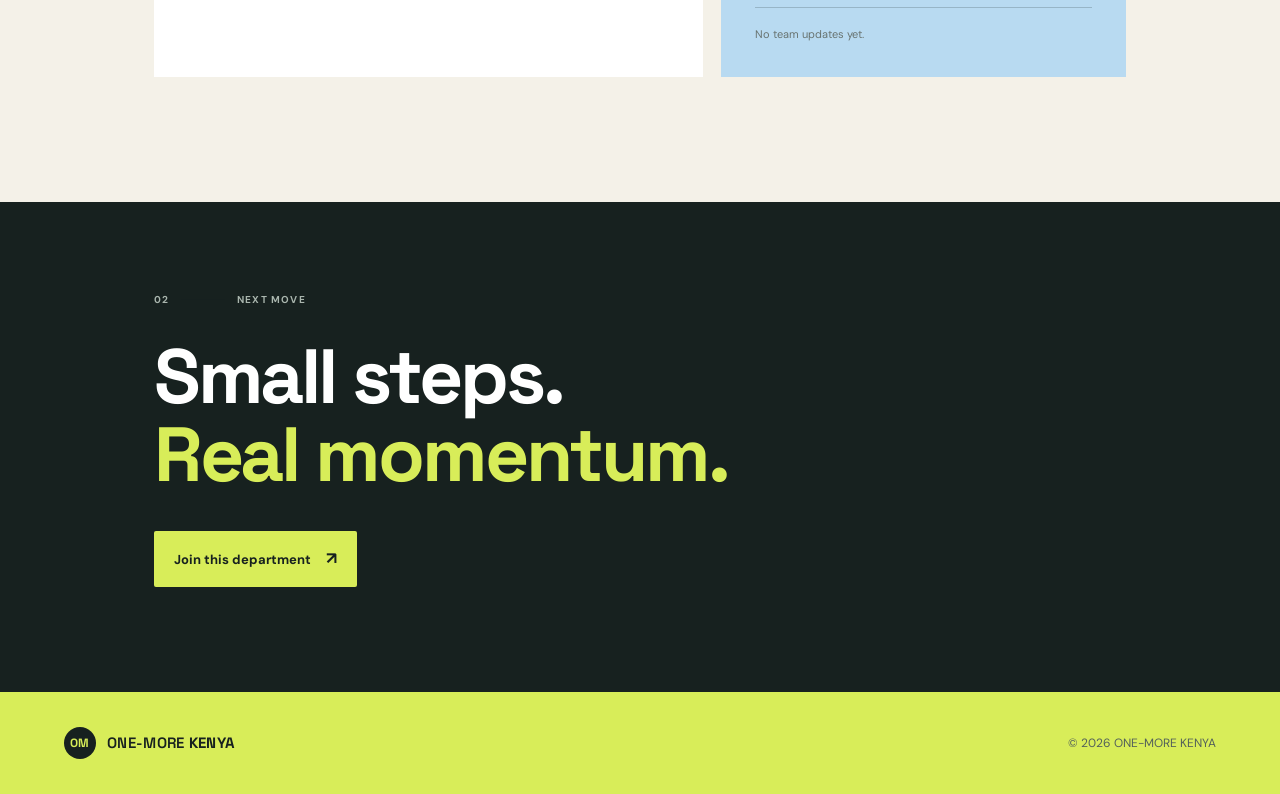
<file: project-management.html>
<!doctype html>
<html lang="en">
<head>
  <meta charset="UTF-8" /><meta name="viewport" content="width=device-width, initial-scale=1.0" /><meta name="description" content="Project Management workspace for ONE-MORE KENYA." /><title>Project Management | ONE-MORE KENYA</title>
  <link rel="preconnect" href="https://fonts.googleapis.com" /><link rel="preconnect" href="https://fonts.gstatic.com" crossorigin /><link href="https://fonts.googleapis.com/css2?family=DM+Sans:wght@400;500;600;700&family=Space+Grotesk:wght@500;600;700&display=swap" rel="stylesheet" /><link rel="stylesheet" href="styles.css" />
</head>
<body class="department-page" data-department="project-management">
  <header class="site-header"><a class="brand" href="index.html"><span class="brand-mark">OM</span><span>ONE-MORE <b>KENYA</b></span></a><nav class="top-nav" aria-label="Department navigation"><a href="index.html#departments">All departments</a><a class="nav-join" href="index.html#join">Join the movement <span>↗</span></a></nav></header>
  <main><section class="department-hero department-hero-projects"><div class="department-hero-inner"><p class="eyebrow"><span></span> Department 07</p><h1>Project<br /><em>Management.</em></h1><p>We give promising ideas the structure, rhythm and shared accountability they need to become real.</p><a class="button button-lime" href="#workspace">Open workspace <span>↓</span></a></div></section><section class="department-workspace section-wrap" id="workspace"><div class="section-label"><span>01</span><i></i><span>Team workspace</span></div><div class="workspace-heading"><div><h2>From plan<br /><em>to progress.</em></h2><p>Bring timelines, owners and delivery conversations together so momentum stays visible.</p></div><span class="workspace-badge">Delivery / Impact</span></div><div class="workspace-grid"><div class="workspace-panel"><div class="panel-heading"><h3>Team priorities</h3><span id="task-progress">0 of 4 priorities complete</span></div><div id="department-tasks" class="task-list"><label><input type="checkbox" /> Confirm project owners and outcomes</label><label><input type="checkbox" /> Build the next delivery timeline</label><label><input type="checkbox" /> Run the weekly project check-in</label><label><input type="checkbox" /> Document results and lessons learned</label></div></div><div class="workspace-panel update-panel"><h3>Share a team update</h3><form id="department-update"><label>Update title<input name="title" type="text" placeholder="e.g. Pilot milestone reached" required /></label><label>What is moving forward?<textarea name="message" rows="4" placeholder="Add a short note for the wider movement" required></textarea></label><button class="button button-dark" type="submit">Save update <span>↗</span></button><p id="update-status" class="form-status" role="status"></p></form><div id="update-log" class="update-log"></div></div></div></section><section class="department-next"><div class="section-wrap"><div class="section-label light"><span>02</span><i></i><span>Next move</span></div><h2>Small steps.<br /><em>Real momentum.</em></h2><a class="button button-lime" href="index.html#join">Join this department <span>↗</span></a></div></section></main>
  <footer class="site-footer"><a class="brand" href="index.html"><span class="brand-mark">OM</span><span>ONE-MORE <b>KENYA</b></span></a><p>© <span id="year"></span> ONE-MORE KENYA</p></footer><script src="department.js"></script>
</body>
</html>
</file>
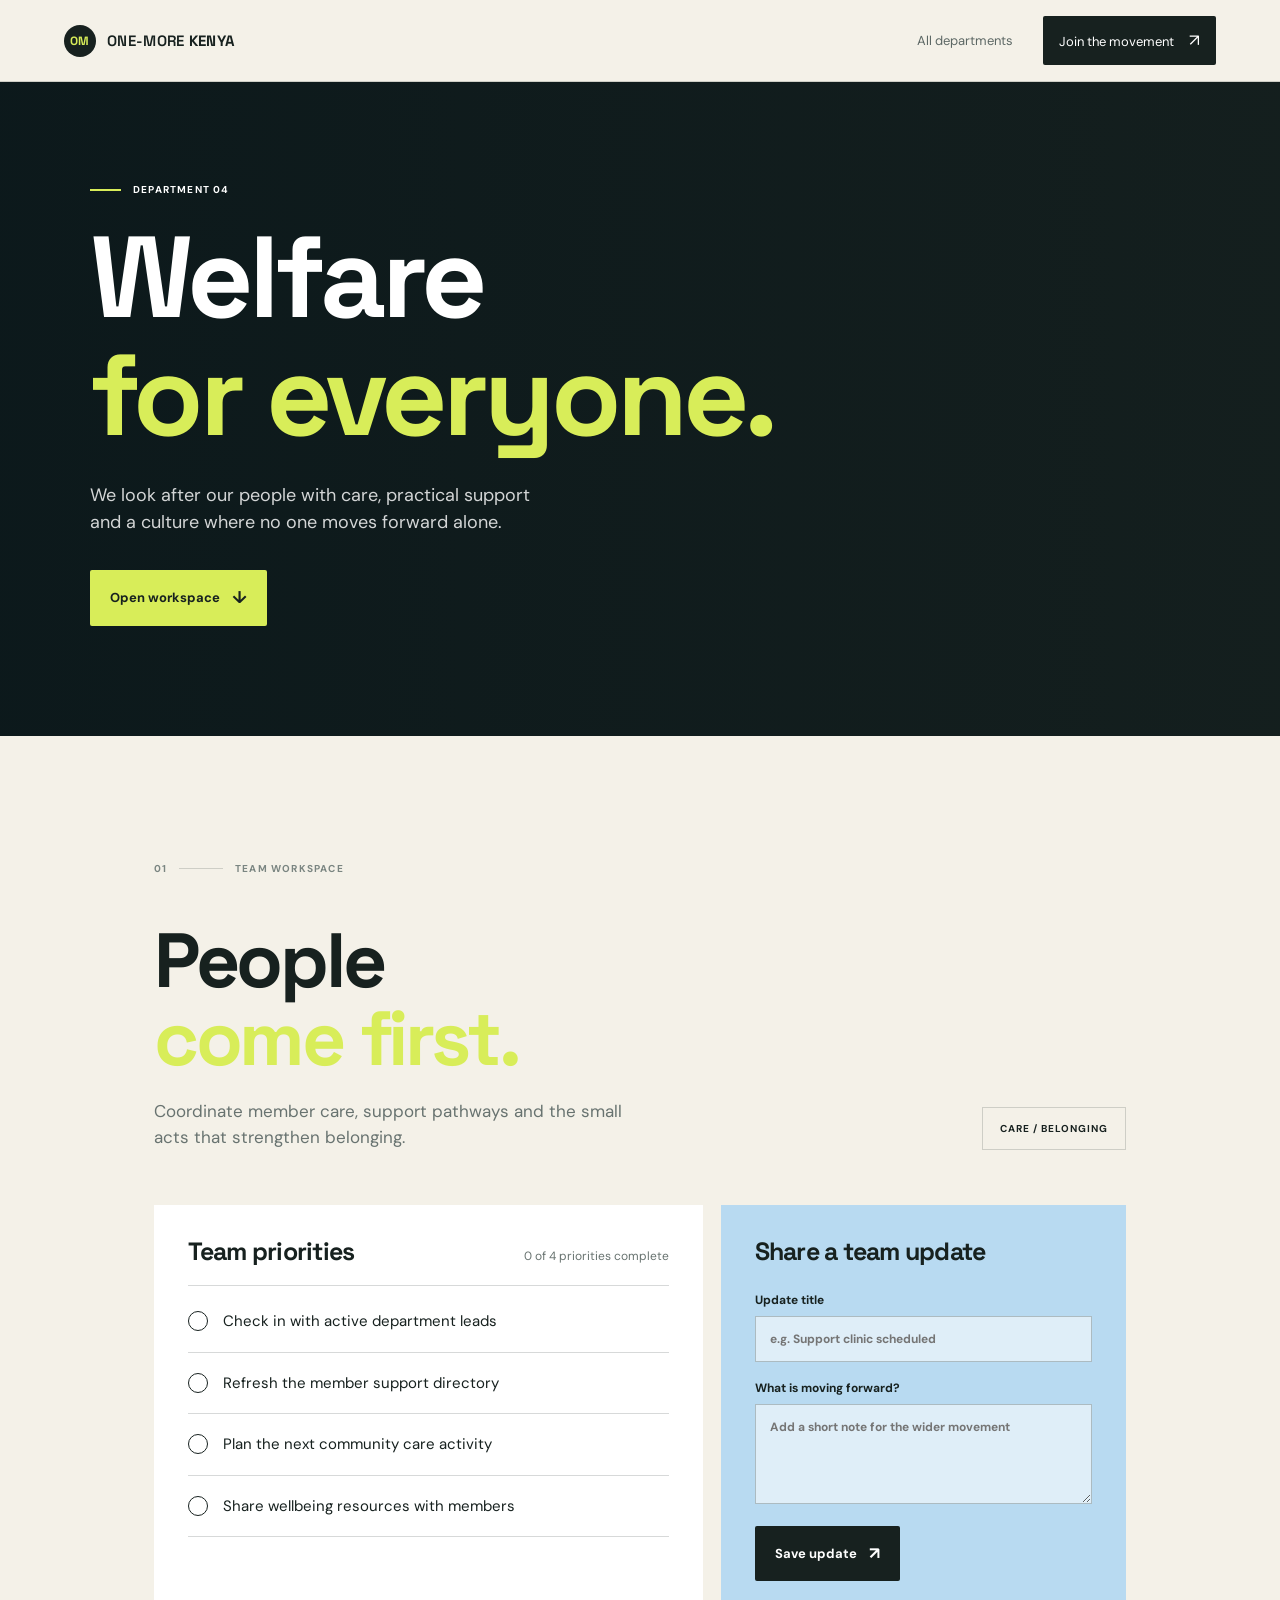
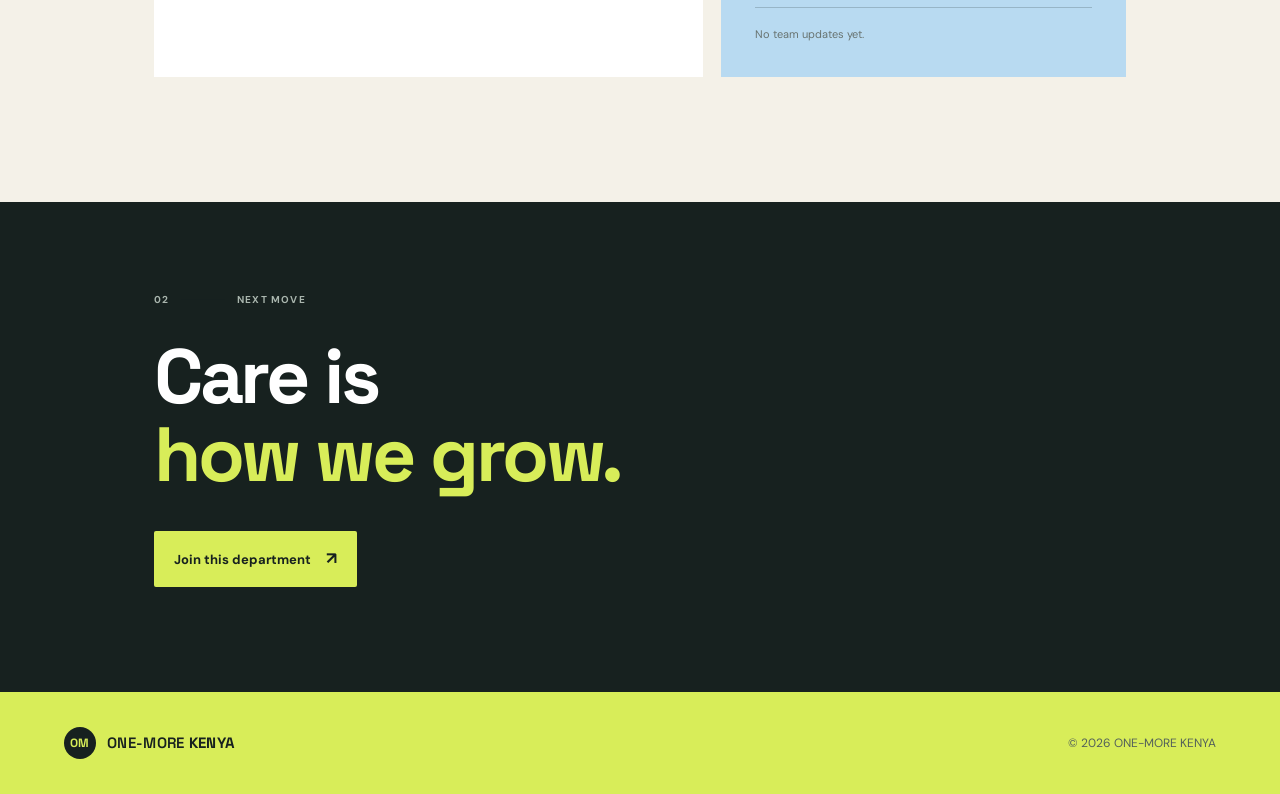
<file: welfare.html>
<!doctype html>
<html lang="en"><head><meta charset="UTF-8" /><meta name="viewport" content="width=device-width, initial-scale=1.0" /><meta name="description" content="Welfare workspace for ONE-MORE KENYA." /><title>Welfare | ONE-MORE KENYA</title><link rel="preconnect" href="https://fonts.googleapis.com" /><link rel="preconnect" href="https://fonts.gstatic.com" crossorigin /><link href="https://fonts.googleapis.com/css2?family=DM+Sans:wght@400;500;600;700&family=Space+Grotesk:wght@500;600;700&display=swap" rel="stylesheet" /><link rel="stylesheet" href="styles.css" /></head>
<body class="department-page" data-department="welfare"><header class="site-header"><a class="brand" href="index.html"><span class="brand-mark">OM</span><span>ONE-MORE <b>KENYA</b></span></a><nav class="top-nav" aria-label="Department navigation"><a href="index.html#departments">All departments</a><a class="nav-join" href="index.html#join">Join the movement <span>↗</span></a></nav></header><main><section class="department-hero department-hero-welfare"><div class="department-hero-inner"><p class="eyebrow"><span></span> Department 04</p><h1>Welfare<br /><em>for everyone.</em></h1><p>We look after our people with care, practical support and a culture where no one moves forward alone.</p><a class="button button-lime" href="#workspace">Open workspace <span>↓</span></a></div></section><section class="department-workspace section-wrap" id="workspace"><div class="section-label"><span>01</span><i></i><span>Team workspace</span></div><div class="workspace-heading"><div><h2>People<br /><em>come first.</em></h2><p>Coordinate member care, support pathways and the small acts that strengthen belonging.</p></div><span class="workspace-badge">Care / Belonging</span></div><div class="workspace-grid"><div class="workspace-panel"><div class="panel-heading"><h3>Team priorities</h3><span id="task-progress">0 of 4 priorities complete</span></div><div id="department-tasks" class="task-list"><label><input type="checkbox" /> Check in with active department leads</label><label><input type="checkbox" /> Refresh the member support directory</label><label><input type="checkbox" /> Plan the next community care activity</label><label><input type="checkbox" /> Share wellbeing resources with members</label></div></div><div class="workspace-panel update-panel"><h3>Share a team update</h3><form id="department-update"><label>Update title<input name="title" type="text" placeholder="e.g. Support clinic scheduled" required /></label><label>What is moving forward?<textarea name="message" rows="4" placeholder="Add a short note for the wider movement" required></textarea></label><button class="button button-dark" type="submit">Save update <span>↗</span></button><p id="update-status" class="form-status" role="status"></p></form><div id="update-log" class="update-log"></div></div></div></section><section class="department-next"><div class="section-wrap"><div class="section-label light"><span>02</span><i></i><span>Next move</span></div><h2>Care is<br /><em>how we grow.</em></h2><a class="button button-lime" href="index.html#join">Join this department <span>↗</span></a></div></section></main><footer class="site-footer"><a class="brand" href="index.html"><span class="brand-mark">OM</span><span>ONE-MORE <b>KENYA</b></span></a><p>© <span id="year"></span> ONE-MORE KENYA</p></footer><script src="department.js"></script></body></html>
</file>
<file: styles.css>
/* High-contrast section palette */
.departments{background:#123c3a;color:#f7f4e9}
.departments .section-label,.department-heading p,.department-row p{color:#c6d8d0}
.departments .section-label i,.department-list,.department-row{border-color:rgba(247,244,233,.28)}
.departments h2 em,.department-row h3 em{color:#e6f06b}
.department-row:hover{background:#e6f06b;color:#123c3a}
.department-row:hover p,.department-row:hover h3 em,.department-row:hover .dept-index{color:#123c3a}
.dept-index{color:#d4e4a3}
.admin-panel{background:#f1bd55;color:#162522}
.admin-panel .section-label{color:#4d3410}
.admin-panel .section-label i{background:rgba(22,37,34,.35)}
.admin-heading p{color:#4d3410}
.admin-stats{background:#162522;color:#fffdf4}
.admin-stats>div{border-color:rgba(255,255,255,.3)}
.admin-stats strong{color:#e6f06b}
.admin-stats span{color:#d9e3dc}
.member-table-wrap{background:#fffdf4;border:2px solid #162522}
th{background:#162522;color:#fffdf4;border-color:#162522}
td{color:#34514a;border-bottom-color:rgba(22,37,34,.25)}
td strong,.empty-state{color:#162522}
/* Department workspaces */
.department-page{background:var(--cream)}
.department-page .site-header{border-bottom:1px solid var(--line)}
.department-hero{min-height:620px;position:relative;display:flex;align-items:flex-end;overflow:hidden;color:var(--white);background-color:var(--ink);background-size:cover;background-position:center}
.department-hero::before{content:"";position:absolute;inset:0;background:linear-gradient(90deg,rgba(11,24,27,.9),rgba(11,24,27,.25))}
.department-hero-outreach{background-image:url('https://images.unsplash.com/photo-1559027615-cd4628902d4a?auto=format&fit=crop&w=1800&q=85')}
.department-hero-legal{background-image:url('https://images.unsplash.com/photo-1450101499163-c8848c66ca85?auto=format&fit=crop&w=1800&q=85')}
.department-hero-projects{background-image:url('https://images.unsplash.com/photo-1556761175-b413da4baf72?auto=format&fit=crop&w=1800&q=85')}
.department-hero-ict{background-image:url('https://images.unsplash.com/photo-1516321318423-f06f85e504b3?auto=format&fit=crop&w=1800&q=85')}
.department-hero-finance{background-image:url('https://images.unsplash.com/photo-1554224155-6726b3ff858f?auto=format&fit=crop&w=1800&q=85')}
.department-hero-business{background-image:url('https://images.unsplash.com/photo-1556761175-5973dc0f32e7?auto=format&fit=crop&w=1800&q=85')}
.department-hero-welfare{background-image:url('https://images.unsplash.com/photo-1517486808906-6ca8b3f04846?auto=format&fit=crop&w=1800&q=85')}
.department-hero-inner{position:relative;z-index:1;width:min(1100px,90vw);margin:0 auto;padding:100px 0 110px}
.department-hero h1{font-size:clamp(58px,9vw,130px);margin:22px 0 28px;max-width:850px}
.department-hero h1 em,.workspace-heading h2 em,.department-next h2 em{color:var(--lime);font-style:normal}
.department-hero-inner>p:not(.eyebrow){max-width:440px;color:rgba(255,255,255,.82);font-size:18px;margin-bottom:34px}
.department-workspace{padding-top:105px;padding-bottom:120px}
.workspace-heading{display:flex;justify-content:space-between;align-items:flex-end;gap:40px;padding:45px 0 55px}
.workspace-heading h2{font-size:clamp(44px,6vw,78px);margin-bottom:22px}
.workspace-heading p{max-width:480px;color:var(--muted);font-size:17px;margin:0}
.workspace-badge{border:1px solid var(--line);padding:13px 17px;text-transform:uppercase;letter-spacing:.1em;font-size:10px;font-weight:700;white-space:nowrap}
.workspace-grid{display:grid;grid-template-columns:1.15fr .85fr;gap:18px}
.workspace-panel{background:var(--white);padding:34px;min-height:300px}
.panel-heading{display:flex;align-items:baseline;justify-content:space-between;gap:20px;border-bottom:1px solid var(--line);padding-bottom:20px;margin-bottom:5px}
.workspace-panel h3{font-size:25px;letter-spacing:-.03em;margin:0}
.panel-heading span{font-size:12px;color:var(--muted)}
.task-list label{display:flex;align-items:center;gap:15px;padding:19px 0;border-bottom:1px solid var(--line);font-size:15px;cursor:pointer}
.task-list input{appearance:none;width:20px;height:20px;border:1px solid var(--ink);border-radius:50%;margin:0;flex:0 0 auto}
.task-list input:checked{background:var(--lime);box-shadow:inset 0 0 0 5px var(--white)}
.task-list label:has(input:checked){color:var(--muted);text-decoration:line-through}
.update-panel{background:var(--blue)}
.update-panel h3{margin-bottom:26px}
.update-panel label{display:block;font-size:12px;font-weight:700;margin-bottom:17px}
.update-panel input,.update-panel textarea{display:block;width:100%;border:1px solid rgba(23,33,31,.25);background:rgba(255,255,255,.55);padding:13px 14px;margin-top:7px;resize:vertical}
.update-panel input:focus,.update-panel textarea:focus{outline:2px solid var(--ink);outline-offset:1px}
.update-panel .button{margin-top:5px}
.update-log{margin-top:26px;border-top:1px solid rgba(23,33,31,.2)}
.update-log article{position:relative;padding:16px 0 12px;border-bottom:1px solid rgba(23,33,31,.2)}
.update-log article strong{display:block;font:600 15px var(--display);padding-right:45px}
.update-log article p{font-size:13px;margin:7px 0 5px}
.update-log article small,.empty-update{color:var(--muted);font-size:11px}
.empty-update{margin:18px 0 0}
.department-next{background:var(--ink);color:var(--white);padding:90px 0 105px}
.department-next h2{font-size:clamp(45px,6vw,82px);margin:30px 0 38px}
.department-next .section-wrap{padding-top:0;padding-bottom:0}
.department-next .button{display:inline-block}
.department-page .site-footer{margin-top:0}

@media (max-width:700px){
	.department-page .top-nav{gap:12px}
	.department-page .top-nav a:first-child{display:none}
	.department-hero{min-height:600px}
	.department-hero-inner{padding:80px 0 75px}
	.department-hero h1{font-size:56px}
	.department-hero-inner>p:not(.eyebrow){font-size:16px}
	.department-workspace{padding-top:70px;padding-bottom:75px}
	.workspace-heading{display:block;padding:35px 0 38px}
	.workspace-heading h2{font-size:50px}
	.workspace-badge{display:inline-block;margin-top:22px}
	.workspace-grid{grid-template-columns:1fr}
	.workspace-panel{padding:25px 20px}
	.panel-heading{display:block}
	.panel-heading span{display:block;margin-top:8px}
	.department-next{padding:70px 0 78px}
	.department-next h2{font-size:52px}
}
.hero-photo-control{margin-top:28px;display:flex;align-items:center;gap:14px;flex-wrap:wrap}.photo-picker{display:inline-flex;align-items:center;gap:8px;border:1px solid rgba(255,255,255,.55);padding:10px 13px;color:var(--white);font-size:12px;cursor:pointer;background:rgba(11,24,27,.28)}.photo-picker span{color:var(--lime);font-size:17px}.hero-photo-control input{position:absolute;width:1px;height:1px;overflow:hidden;clip:rect(0 0 0 0)}.photo-reset{border:0;background:none;color:rgba(255,255,255,.8);font-size:11px;text-decoration:underline;cursor:pointer;padding:0}.hero-photo-control p{width:100%;font-size:11px;color:rgba(255,255,255,.68);margin:0}
:root{--ink:#17211f;--muted:#687370;--lime:#d8ed59;--blue:#b8daf1;--orange:#f49a63;--cream:#f4f1e8;--white:#fff;--line:rgba(23,33,31,.17);--display:'Space Grotesk',sans-serif;--body:'DM Sans',sans-serif}*{box-sizing:border-box}html{scroll-behavior:smooth}body{margin:0;background:var(--cream);color:var(--ink);font-family:var(--body);font-size:16px;line-height:1.5}a{color:inherit;text-decoration:none}button,input,textarea,select{font:inherit}.site-header{height:82px;padding:0 5vw;display:flex;align-items:center;justify-content:space-between;background:var(--cream);position:relative;z-index:5}.brand{display:flex;align-items:center;gap:11px;font:600 15px var(--display);letter-spacing:.02em}.brand b{font-weight:700}.brand-mark{display:grid;place-items:center;width:32px;height:32px;background:var(--ink);color:var(--lime);font:700 12px var(--display);border-radius:50%}.top-nav{display:flex;align-items:center;gap:30px;font-size:13px}.top-nav a:not(.nav-join){color:#5d6865}.nav-join{background:var(--ink);color:#fff;padding:12px 16px;border-radius:2px}.nav-join span,.button span{margin-left:12px;font-size:17px}.menu-toggle{display:none;background:none;border:0;font-size:23px}.hero{min-height:calc(100vh - 82px);position:relative;display:flex;align-items:center;background-image:url('https://images.unsplash.com/photo-1533130061792-64b345e4a833?auto=format&fit=crop&w=1800&q=85');background-size:cover;background-position:center;color:#fff;overflow:hidden}.hero-shade{position:absolute;inset:0;background:linear-gradient(90deg,rgba(11,24,27,.86) 0%,rgba(11,24,27,.59) 42%,rgba(11,24,27,.1) 100%)}.hero-content{position:relative;z-index:1;margin-left:12vw;max-width:700px;padding:100px 0}.eyebrow,.section-label{display:flex;gap:12px;align-items:center;text-transform:uppercase;letter-spacing:.12em;font-size:10px;font-weight:700}.eyebrow span{width:31px;height:2px;background:var(--lime)}h1,h2,h3,p{margin-top:0}h1,h2,h3{font-family:var(--display);line-height:1.02;letter-spacing:-.04em}h1{font-size:clamp(58px,8vw,122px);margin:26px 0 24px}h1 em,h2 em,h3 em{font-style:normal;color:var(--lime)}.hero-copy{max-width:390px;font-size:17px;color:#e2e7df}.hero-actions{display:flex;align-items:center;gap:29px;margin-top:35px}.button{border:0;padding:15px 20px;display:inline-flex;align-items:center;cursor:pointer;font-weight:700;font-size:13px;border-radius:2px;transition:transform .2s,background .2s}.button:hover{transform:translateY(-2px)}.button-lime{background:var(--lime);color:var(--ink)}.button-dark{background:var(--ink);color:#fff}.text-link{font-size:13px;font-weight:600}.text-link span{margin-left:10px;color:var(--lime);font-size:18px}.hero-note{position:absolute;bottom:36px;left:12vw;font-size:10px;text-transform:uppercase;letter-spacing:.13em;color:#c7d0ca}.hero-note span{color:var(--lime);margin-left:10px;font-size:18px}.hero-stamp{position:absolute;bottom:45px;right:7vw;display:flex;gap:10px;align-items:center;color:var(--lime)}.hero-stamp strong{font:700 29px var(--display)}.hero-stamp small{color:#fff;line-height:1.05;text-transform:uppercase;font-size:9px;letter-spacing:.12em}.department-rail{position:fixed;z-index:4;left:0;top:28%;width:40px;display:flex;flex-direction:column;align-items:center;gap:18px;color:#65716e}.department-rail p{font-size:8px;letter-spacing:.1em;text-transform:uppercase;writing-mode:vertical-rl;transform:rotate(180deg);margin:0 0 10px}.department-rail a{writing-mode:vertical-rl;transform:rotate(180deg);font-size:10px;letter-spacing:.06em;display:flex;gap:8px}.department-rail a span{color:#afbc5d}.section-wrap{padding:125px 12vw}.section-label{color:#7a8581}.section-label i{width:44px;height:1px;background:var(--line)}.intro-grid,.department-heading,.leaders-heading,.admin-heading{display:grid;grid-template-columns:1fr 1fr;gap:8vw}.intro h2,.departments h2,.leaders h2,.admin-panel h2{font-size:clamp(42px,5.3vw,80px);margin:48px 0 0}.intro-copy{max-width:455px;margin-top:55px;color:var(--muted);font-size:17px}.intro-copy p:first-child{font-size:21px;color:var(--ink);line-height:1.4}.arrow-link{display:inline-block;margin-top:16px;border-bottom:1px solid var(--ink);padding-bottom:8px;color:var(--ink);font-weight:700;font-size:13px}.arrow-link span{margin-left:15px}.values{padding-top:0;display:grid;grid-template-columns:repeat(3,1fr);gap:20px}.value-card{min-height:355px;padding:30px;position:relative;overflow:hidden}.value-talent{background:var(--lime)}.value-innovation{background:var(--orange)}.value-opportunity{background:var(--blue)}.value-number{font:600 12px var(--display)}.value-icon{font-size:34px;position:absolute;right:29px;top:25px}.value-card h3{font-size:41px;margin:106px 0 18px}.value-card h3 em{color:var(--ink)}.value-card p{max-width:250px;color:rgba(23,33,31,.72);font-size:14px}.departments{background:#e4e7df;max-width:none;padding-left:18vw;padding-right:18vw}.department-heading{align-items:end}.department-heading p,.leaders-heading p{max-width:320px;color:var(--muted);margin-bottom:0}.department-list{margin-top:72px}.department-row{display:grid;grid-template-columns:70px 1fr 30px;align-items:center;border-top:1px solid var(--line);padding:24px 0;transition:padding .2s}.department-row:last-child{border-bottom:1px solid var(--line)}.department-row:hover{padding-left:14px;padding-right:14px;background:rgba(216,237,89,.35)}.dept-index{font:600 12px var(--display);color:#75807d}.department-row h3{font-size:clamp(26px,3.6vw,51px);margin:0}.department-row h3 em{color:#75807d}.department-row p{color:var(--muted);font-size:13px;margin:8px 0 0}.dept-arrow{font-size:24px}.join{display:grid;grid-template-columns:38% 62%;background:var(--ink);color:#fff;min-height:730px}.join-art{position:relative;overflow:hidden;background:var(--orange);display:flex;align-items:center;justify-content:center}.join-circle{width:480px;height:480px;border-radius:50%;border:1px solid rgba(23,33,31,.3);position:absolute}.join-circle:after,.join-circle:before{content:"";position:absolute;border:1px solid rgba(23,33,31,.25);border-radius:50%;inset:40px}.join-circle:after{inset:80px}.join-art span{font:600 48px/1 var(--display);letter-spacing:-.06em;position:relative;z-index:1;margin-top:10px}.join-art em{font-style:normal;color:#fff}.join-content{padding:105px 12vw 95px 8vw}.section-label.light{color:#aab6ae}.join h2{font-size:clamp(44px,5.2vw,77px);margin:45px 0 18px}.join-content>p{color:#bdc7c1;max-width:340px}.member-form{display:grid;grid-template-columns:1fr 1fr;gap:22px 18px;margin-top:38px;max-width:660px}.member-form label{font-size:11px;text-transform:uppercase;letter-spacing:.09em;color:#aab6ae}.member-form input,.member-form select,.member-form textarea{display:block;width:100%;margin-top:8px;border:0;border-bottom:1px solid #596762;background:transparent;color:#fff;padding:10px 0;outline:0;border-radius:0}.member-form input::placeholder,.member-form textarea::placeholder{color:#76827c}.member-form select option{color:var(--ink)}.member-form textarea{resize:vertical}.full-field{grid-column:1/-1}.form-status{color:var(--lime);font-size:12px;margin:0;align-self:center}.leaders-heading{align-items:end;margin-bottom:55px}.leader-grid{display:grid;grid-template-columns:repeat(4,1fr);gap:16px}.leader-card{background:#e3e5dd}.leader-photo{height:210px;background-size:cover;background-position:center;filter:saturate(.7)}.photo-one{background-image:url('https://images.unsplash.com/photo-1531123897727-8f129e1688ce?auto=format&fit=crop&w=600&q=80')}.photo-two{background-image:url('https://images.unsplash.com/photo-1500648767791-00dcc994a43e?auto=format&fit=crop&w=600&q=80')}.photo-three{background-image:url('https://images.unsplash.com/photo-1544005313-94ddf0286df2?auto=format&fit=crop&w=600&q=80')}.photo-four{background-image:url('https://images.unsplash.com/photo-1506794778202-cad84cf45f1d?auto=format&fit=crop&w=600&q=80')}.leader-info{padding:19px}.leader-info h3{font-size:19px;letter-spacing:-.02em;margin-bottom:7px}.leader-info p,.leader-info a{font-size:12px;color:var(--muted);margin:0 0 7px;display:block}.leader-info a{color:var(--ink);font-weight:600}.admin-panel{padding-top:0}.admin-heading{align-items:end}.admin-heading p{color:var(--muted);margin-top:18px}.admin-heading .button{margin-bottom:6px}.admin-stats{display:grid;grid-template-columns:repeat(3,1fr);border-top:1px solid var(--line);border-bottom:1px solid var(--line);margin-top:55px}.admin-stats div{padding:22px 0}.admin-stats div+div{border-left:1px solid var(--line);padding-left:25px}.admin-stats strong{font:600 38px var(--display);display:block}.admin-stats span{font-size:11px;color:var(--muted);text-transform:uppercase;letter-spacing:.08em}.member-table-wrap{overflow-x:auto;margin-top:25px}table{width:100%;border-collapse:collapse;min-width:680px;text-align:left;font-size:13px}th{font-size:10px;text-transform:uppercase;letter-spacing:.1em;color:var(--muted);font-weight:700;padding:12px 10px;border-bottom:1px solid var(--line)}td{padding:16px 10px;border-bottom:1px solid var(--line)}.empty-state{text-align:center;color:var(--muted);padding:35px}.site-footer{padding:35px 5vw;background:#d8ed59;display:flex;align-items:center;justify-content:space-between;font-size:12px}.site-footer p{margin:0;color:#53605b}.reveal{animation:rise .9s ease both}@keyframes rise{from{opacity:0;transform:translateY(24px)}to{opacity:1;transform:none}}@media(max-width:900px){.top-nav{gap:14px}.department-rail{display:none}.hero-content{margin-left:10vw}.section-wrap{padding-left:9vw;padding-right:9vw}.departments{padding-left:9vw;padding-right:9vw}.join-content{padding-left:7vw;padding-right:7vw}.leader-grid{grid-template-columns:repeat(2,1fr)}}@media(max-width:680px){.site-header{height:70px}.top-nav{display:none}.menu-toggle{display:block}.top-nav.open{display:flex;position:absolute;top:70px;left:0;right:0;flex-direction:column;align-items:stretch;padding:20px 9vw;background:var(--cream);box-shadow:0 8px 20px #0001}.hero{min-height:650px}.hero-content{margin:0 9vw;padding-top:70px}.hero-stamp{right:9vw}.hero-note{left:9vw}.hero-actions{align-items:flex-start;flex-direction:column;gap:18px}.intro-grid,.department-heading,.leaders-heading,.admin-heading{display:block}.intro h2,.departments h2,.leaders h2,.admin-panel h2{margin-top:35px}.intro-copy{margin-top:35px}.values{display:block;padding-top:0}.value-card{min-height:285px;margin-bottom:12px}.value-card h3{margin-top:80px}.department-row{grid-template-columns:40px 1fr 25px}.department-row h3{font-size:27px}.join{display:block}.join-art{min-height:290px}.join-circle{width:270px;height:270px}.join-art span{font-size:35px}.join-content{padding-top:70px;padding-bottom:75px}.member-form{display:block}.member-form label{display:block;margin-bottom:22px}.member-form .button{margin-top:5px}.leaders-heading p{margin-top:25px}.leader-grid{grid-template-columns:1fr 1fr;gap:10px}.leader-photo{height:145px}.leader-info{padding:13px}.leader-info h3{font-size:15px}.site-footer{display:block}.site-footer p{margin-top:14px}.admin-stats strong{font-size:28px}}
</file>
